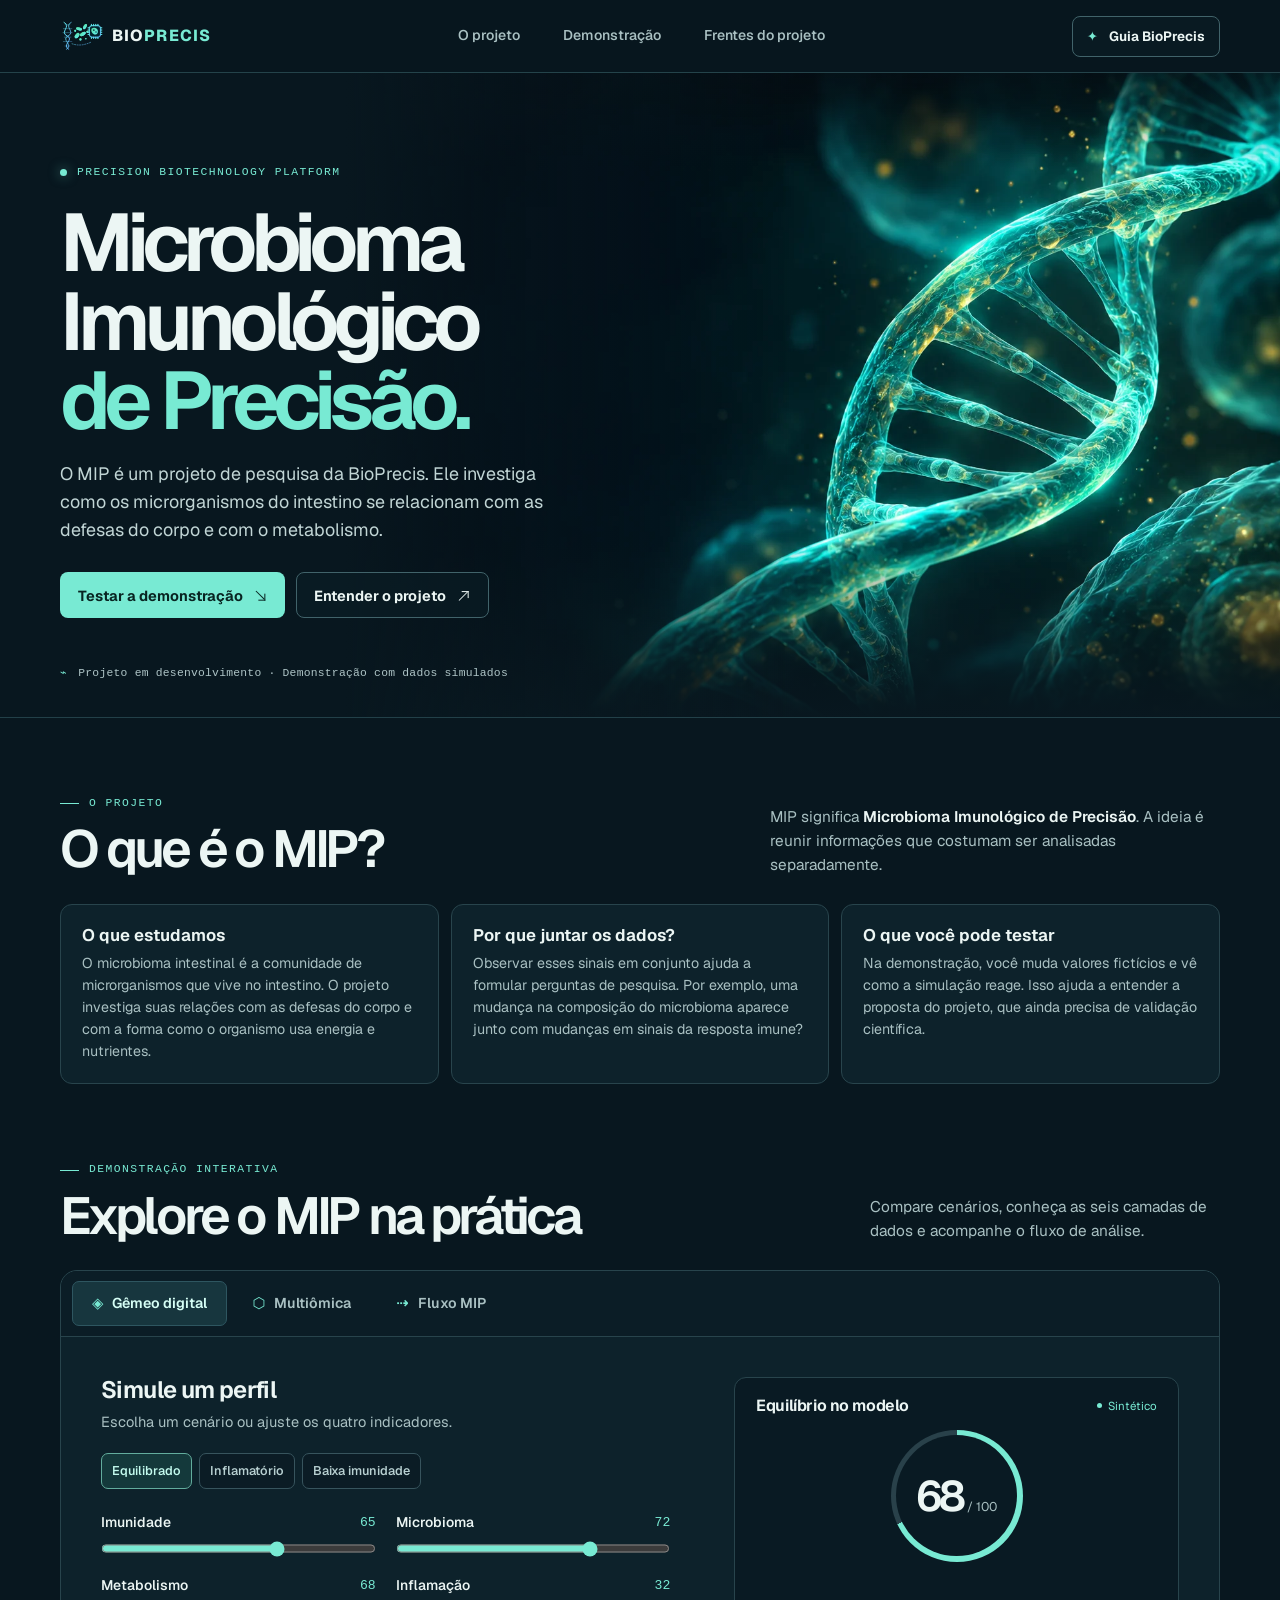
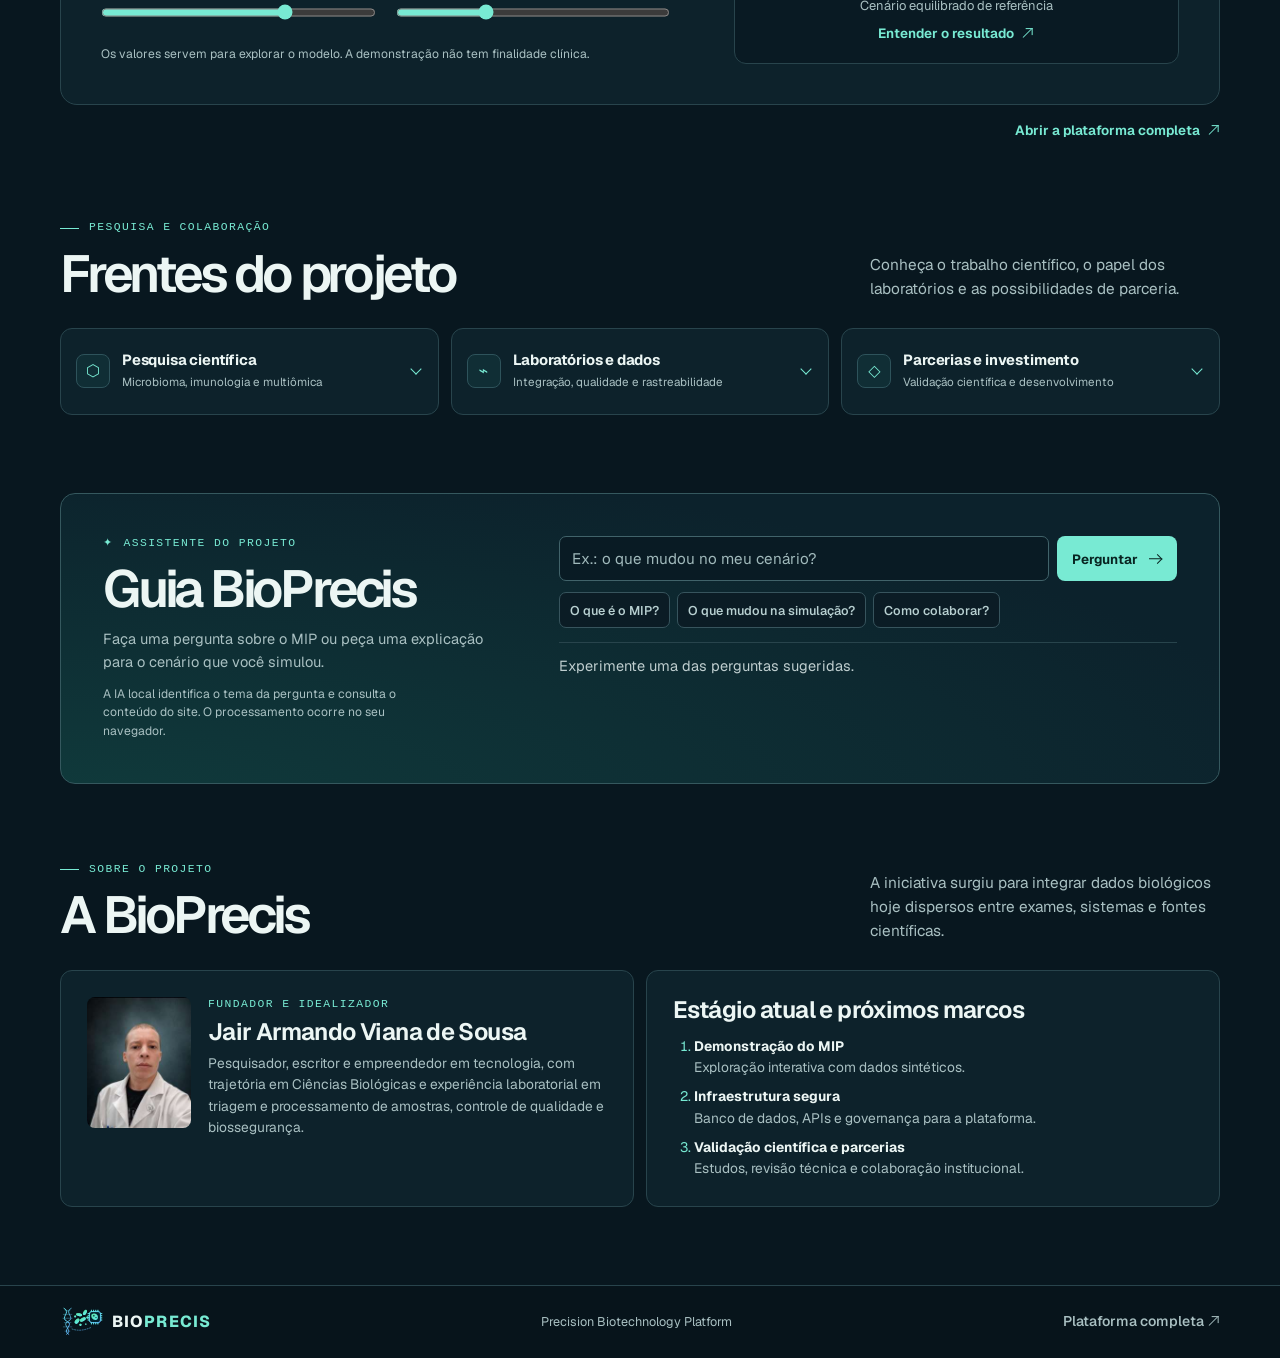
<file: index.html>
<!doctype html>
<html lang="pt-BR">
<head>
  <meta charset="utf-8">
  <meta name="viewport" content="width=device-width, initial-scale=1">
  <meta name="description" content="Conheça o MIP, projeto da BioPrecis sobre a relação entre os microrganismos do intestino, as defesas do corpo e o metabolismo. Explore a demonstração interativa.">
  <meta name="robots" content="index,follow,max-image-preview:large">
  <link rel="canonical" href="https://bioprecis-site.github.io/bioprecis-site/">
  <link rel="manifest" href="manifest.webmanifest">
  <meta property="og:type" content="website">
  <meta property="og:locale" content="pt_BR">
  <meta property="og:site_name" content="BioPrecis">
  <meta property="og:title" content="BioPrecis | Microbioma Imunológico de Precisão">
  <meta property="og:description" content="O que o intestino tem a ver com as defesas do corpo? Conheça o projeto MIP e teste a demonstração.">
  <meta property="og:url" content="https://bioprecis-site.github.io/bioprecis-site/">
  <meta property="og:image" content="https://bioprecis-site.github.io/bioprecis-site/social-card.svg">
  <meta name="twitter:card" content="summary_large_image">
  <meta name="color-scheme" content="dark">
  <meta name="theme-color" content="#08171f">
  <title>BioPrecis | Microbioma Imunológico de Precisão</title>
  <link rel="icon" href="assets/bioprecis-mark.svg" type="image/svg+xml">
  <link rel="preload" href="assets/geist.woff2" as="font" type="font/woff2" crossorigin>
  <link rel="stylesheet" href="styles.css">
  <script type="module" src="app.js"></script>
</head>
<body>
  <a class="skip" href="#conteudo">Ir para o conteúdo</a>
  <header class="site-header">
    <div class="wrap nav">
      <a class="wordmark" href="#inicio" aria-label="BioPrecis, início">
        <img src="assets/bioprecis-mark.svg" width="43" height="30" alt="">
        <span>BIO<b>PRECIS</b></span>
      </a>
      <nav aria-label="Navegação principal">
        <a href="#projeto">O projeto</a>
        <a href="#explorar">Demonstração</a>
        <a href="#frentes">Frentes do projeto</a>
      </nav>
      <a class="button outline small nav-cta" href="#guia"><span class="sparkle" aria-hidden="true">✦</span> Guia BioPrecis</a>
    </div>
  </header>

  <main id="conteudo">
    <section class="hero" id="inicio" aria-labelledby="hero-title">
      <div class="hero-image"></div>
      <div class="wrap hero-content">
        <p class="eyebrow"><span class="signal"></span> Precision Biotechnology Platform</p>
        <h1 id="hero-title">Microbioma <br class="desktop-break">Imunológico <br class="desktop-break"><em>de Precisão.</em></h1>
        <p class="hero-description">O MIP é um projeto de pesquisa da BioPrecis. Ele investiga como os microrganismos do intestino se relacionam com as defesas do corpo e com o metabolismo.</p>
        <div class="actions">
          <a class="button primary" href="#explorar">Testar a demonstração <span class="arrow arrow-down" aria-hidden="true"></span></a>
          <a class="button outline" href="#projeto">Entender o projeto <span class="arrow arrow-up" aria-hidden="true"></span></a>
        </div>
        <div class="hero-note"><span aria-hidden="true">⌁</span> Projeto em desenvolvimento · Demonstração com dados simulados</div>
      </div>
    </section>

    <section class="section wrap" id="projeto" aria-labelledby="project-title">
      <div class="section-head project-head">
        <div>
          <p class="eyebrow"><span class="dash"></span> O projeto</p>
          <h2 id="project-title">O que é o MIP?</h2>
        </div>
        <p>MIP significa <strong>Microbioma Imunológico de Precisão</strong>. A ideia é reunir informações que costumam ser analisadas separadamente.</p>
      </div>
      <div class="project-grid">
        <article>
          <h3>O que estudamos</h3>
          <p>O microbioma intestinal é a comunidade de microrganismos que vive no intestino. O projeto investiga suas relações com as defesas do corpo e com a forma como o organismo usa energia e nutrientes.</p>
        </article>
        <article>
          <h3>Por que juntar os dados?</h3>
          <p>Observar esses sinais em conjunto ajuda a formular perguntas de pesquisa. Por exemplo, uma mudança na composição do microbioma aparece junto com mudanças em sinais da resposta imune?</p>
        </article>
        <article>
          <h3>O que você pode testar</h3>
          <p>Na demonstração, você muda valores fictícios e vê como a simulação reage. Isso ajuda a entender a proposta do projeto, que ainda precisa de validação científica.</p>
        </article>
      </div>
    </section>

    <section class="section wrap" id="explorar" aria-labelledby="explore-title">
      <div class="section-head">
        <div>
          <p class="eyebrow"><span class="dash"></span> Demonstração interativa</p>
          <h2 id="explore-title">Explore o MIP na prática</h2>
        </div>
        <p>Compare cenários, conheça as seis camadas de dados e acompanhe o fluxo de análise.</p>
      </div>
      <div class="explorer">
        <div class="tabs" role="tablist" aria-label="Módulos do MIP">
          <button type="button" role="tab" id="tab-gemeo" aria-controls="painel-gemeo" aria-selected="true"><span aria-hidden="true">◈</span> Gêmeo digital</button>
          <button type="button" role="tab" id="tab-multiomica" aria-controls="painel-multiomica" aria-selected="false" tabindex="-1"><span aria-hidden="true">⬡</span> Multiômica</button>
          <button type="button" role="tab" id="tab-fluxo" aria-controls="painel-fluxo" aria-selected="false" tabindex="-1"><span aria-hidden="true">⇢</span> Fluxo MIP</button>
        </div>

        <div class="module twin" role="tabpanel" id="painel-gemeo" aria-labelledby="tab-gemeo" tabindex="0">
          <div class="controls">
            <h3>Simule um perfil</h3>
            <p>Escolha um cenário ou ajuste os quatro indicadores.</p>
            <div class="chips" aria-label="Cenários de simulação">
              <button type="button" data-scenario="equilibrado" aria-pressed="true">Equilibrado</button>
              <button type="button" data-scenario="inflamatorio" aria-pressed="false">Inflamatório</button>
              <button type="button" data-scenario="imunidade" aria-pressed="false">Baixa imunidade</button>
            </div>
            <div class="sliders">
              <div class="slider"><label for="range-immune">Imunidade</label><output id="value-immune" for="range-immune">65</output><input id="range-immune" type="range" min="0" max="100" value="65"></div>
              <div class="slider"><label for="range-micro">Microbioma</label><output id="value-micro" for="range-micro">72</output><input id="range-micro" type="range" min="0" max="100" value="72"></div>
              <div class="slider"><label for="range-metab">Metabolismo</label><output id="value-metab" for="range-metab">68</output><input id="range-metab" type="range" min="0" max="100" value="68"></div>
              <div class="slider"><label for="range-inflam">Inflamação</label><output id="value-inflam" for="range-inflam">32</output><input id="range-inflam" type="range" min="0" max="100" value="32"></div>
            </div>
            <p class="fine-print">Os valores servem para explorar o modelo. A demonstração não tem finalidade clínica.</p>
          </div>
          <div class="readout">
            <div class="readout-head"><h3>Equilíbrio no modelo</h3><span class="model-label"><span class="signal"></span> Sintético</span></div>
            <div class="dial" id="dial" aria-hidden="true"><div><strong id="score">68</strong><span> / 100</span></div></div>
            <p id="score-summary" class="sr-only" role="status"></p>
            <div class="readout-bottom">
              <p id="comparison">Cenário equilibrado de referência</p>
              <button type="button" class="text-link" id="explain-scenario">Entender o resultado <span class="arrow arrow-up" aria-hidden="true"></span></button>
            </div>
          </div>
        </div>

        <div class="module omics" role="tabpanel" id="painel-multiomica" aria-labelledby="tab-multiomica" tabindex="0" hidden>
          <div>
            <h3>Seis camadas, um perfil</h3>
            <p>Selecione uma camada para ver o que ela acrescenta à pesquisa.</p>
            <div class="layer-buttons" aria-label="Camadas biológicas" id="layer-options"></div>
          </div>
          <div class="detail" id="layer-detail" role="status"></div>
        </div>

        <div class="module flow" role="tabpanel" id="painel-fluxo" aria-labelledby="tab-fluxo" tabindex="0" hidden>
          <div>
            <h3>Do registro à hipótese</h3>
            <p>Acompanhe uma amostra fictícia pelas cinco etapas, da coleta à interpretação.</p>
          </div>
          <ol class="flow-steps" id="flow-steps" aria-label="Etapas do fluxo MIP"></ol>
          <div class="detail flow-detail" id="flow-detail" role="status"></div>
          <div class="actions">
            <button type="button" class="button primary small" id="next-step">Próxima etapa <span class="arrow arrow-right" aria-hidden="true"></span></button>
            <button type="button" class="button outline small" id="reset-step">Reiniciar fluxo</button>
          </div>
        </div>
      </div>
      <p class="platform-link"><a class="text-link" href="plataforma.html">Abrir a plataforma completa <span class="arrow arrow-up" aria-hidden="true"></span></a></p>
      <noscript><p>Ative o JavaScript no navegador para usar os três módulos de demonstração.</p></noscript>
    </section>

    <section class="section wrap" id="frentes" aria-labelledby="fronts-title">
      <div class="section-head">
        <div>
          <p class="eyebrow"><span class="dash"></span> Pesquisa e colaboração</p>
          <h2 id="fronts-title">Frentes do projeto</h2>
        </div>
        <p>Conheça o trabalho científico, o papel dos laboratórios e as possibilidades de parceria.</p>
      </div>
      <div class="fronts">
        <details id="pesquisa">
          <summary><span class="front-icon" aria-hidden="true">⬡</span><span><strong>Pesquisa científica</strong><small>Microbioma, imunologia e multiômica</small></span><span class="expander" aria-hidden="true"></span></summary>
          <div class="front-detail">
            <p>O MIP propõe investigar relações entre microbioma intestinal, resposta imune e metabolismo. A integração de camadas biológicas organiza hipóteses para estudos futuros.</p>
            <a class="text-link module-link" href="#multiomica">Explorar as camadas <span class="arrow arrow-up" aria-hidden="true"></span></a>
          </div>
        </details>
        <details id="laboratorios">
          <summary><span class="front-icon" aria-hidden="true">⌁</span><span><strong>Laboratórios e dados</strong><small>Integração, qualidade e rastreabilidade</small></span><span class="expander" aria-hidden="true"></span></summary>
          <div class="front-detail">
            <p>A proposta prevê integrar registros, dados de equipamentos e fontes científicas com rastreabilidade. O fluxo desta versão usa uma amostra fictícia para demonstrar como a informação seria organizada.</p>
            <a class="text-link module-link" href="#fluxo">Acompanhar o fluxo <span class="arrow arrow-up" aria-hidden="true"></span></a>
          </div>
        </details>
        <details id="parcerias">
          <summary><span class="front-icon" aria-hidden="true">◇</span><span><strong>Parcerias e investimento</strong><small>Validação científica e desenvolvimento</small></span><span class="expander" aria-hidden="true"></span></summary>
          <div class="front-detail">
            <p>A BioPrecis busca colaboração com universidades, laboratórios e empresas de biotecnologia para validar a proposta. A captação pode apoiar infraestrutura segura, estudos de validação e integração entre sistemas.</p>
            <a class="text-link" href="#marcos">Ver os próximos marcos <span class="arrow arrow-up" aria-hidden="true"></span></a>
          </div>
        </details>
      </div>
    </section>

    <section class="section wrap" id="guia" aria-labelledby="guide-title">
      <div class="guide">
        <div class="guide-intro">
          <p class="eyebrow"><span class="sparkle" aria-hidden="true">✦</span> Assistente do projeto</p>
          <h2 id="guide-title">Guia BioPrecis</h2>
          <p>Faça uma pergunta sobre o MIP ou peça uma explicação para o cenário que você simulou.</p>
          <p class="fine-print">A IA local identifica o tema da pergunta e consulta o conteúdo do site. O processamento ocorre no seu navegador.</p>
        </div>
        <div class="guide-interface">
          <form id="guide-form">
            <label class="sr-only" for="question">Sua pergunta sobre a BioPrecis</label>
            <input type="search" id="question" maxlength="180" required placeholder="Ex.: o que mudou no meu cenário?">
            <button type="submit" class="button primary small">Perguntar <span class="arrow arrow-right" aria-hidden="true"></span></button>
          </form>
          <div class="chips guide-chips" aria-label="Perguntas sugeridas">
            <button type="button" data-question="O que é o MIP?">O que é o MIP?</button>
            <button type="button" data-question="O que mudou na simulação?">O que mudou na simulação?</button>
            <button type="button" data-question="Como colaborar?">Como colaborar?</button>
          </div>
          <div class="guide-result" id="guide-result" role="status">
            <p>Experimente uma das perguntas sugeridas.</p>
          </div>
        </div>
      </div>
    </section>

    <section class="section wrap about" id="sobre" aria-labelledby="about-title">
      <div class="section-head">
        <div>
          <p class="eyebrow"><span class="dash"></span> Sobre o projeto</p>
          <h2 id="about-title">A BioPrecis</h2>
        </div>
        <p>A iniciativa surgiu para integrar dados biológicos hoje dispersos entre exames, sistemas e fontes científicas.</p>
      </div>
      <div class="about-grid">
        <article class="founder">
          <img src="assets/jair-sousa.jpg" alt="Jair Armando Viana de Sousa" width="104" height="120" loading="lazy">
          <div>
            <p class="eyebrow">Fundador e idealizador</p>
            <h3>Jair Armando Viana de Sousa</h3>
            <p>Pesquisador, escritor e empreendedor em tecnologia, com trajetória em Ciências Biológicas e experiência laboratorial em triagem e processamento de amostras, controle de qualidade e biossegurança.</p>
          </div>
        </article>
        <div class="roadmap" id="marcos">
          <h3>Estágio atual e próximos marcos</h3>
          <ol>
            <li><strong>Demonstração do MIP</strong><span>Exploração interativa com dados sintéticos.</span></li>
            <li><strong>Infraestrutura segura</strong><span>Banco de dados, APIs e governança para a plataforma.</span></li>
            <li><strong>Validação científica e parcerias</strong><span>Estudos, revisão técnica e colaboração institucional.</span></li>
          </ol>
        </div>
      </div>
    </section>
  </main>
  <footer>
    <div class="wrap foot">
      <a class="wordmark" href="#inicio" aria-label="BioPrecis, voltar ao início">
        <img src="assets/bioprecis-mark.svg" width="43" height="30" alt=""><span>BIO<b>PRECIS</b></span>
      </a>
      <span>Precision Biotechnology Platform</span>
      <a href="plataforma.html">Plataforma completa <span class="arrow arrow-up" aria-hidden="true"></span></a>
    </div>
  </footer>
</body>
</html>
</file>
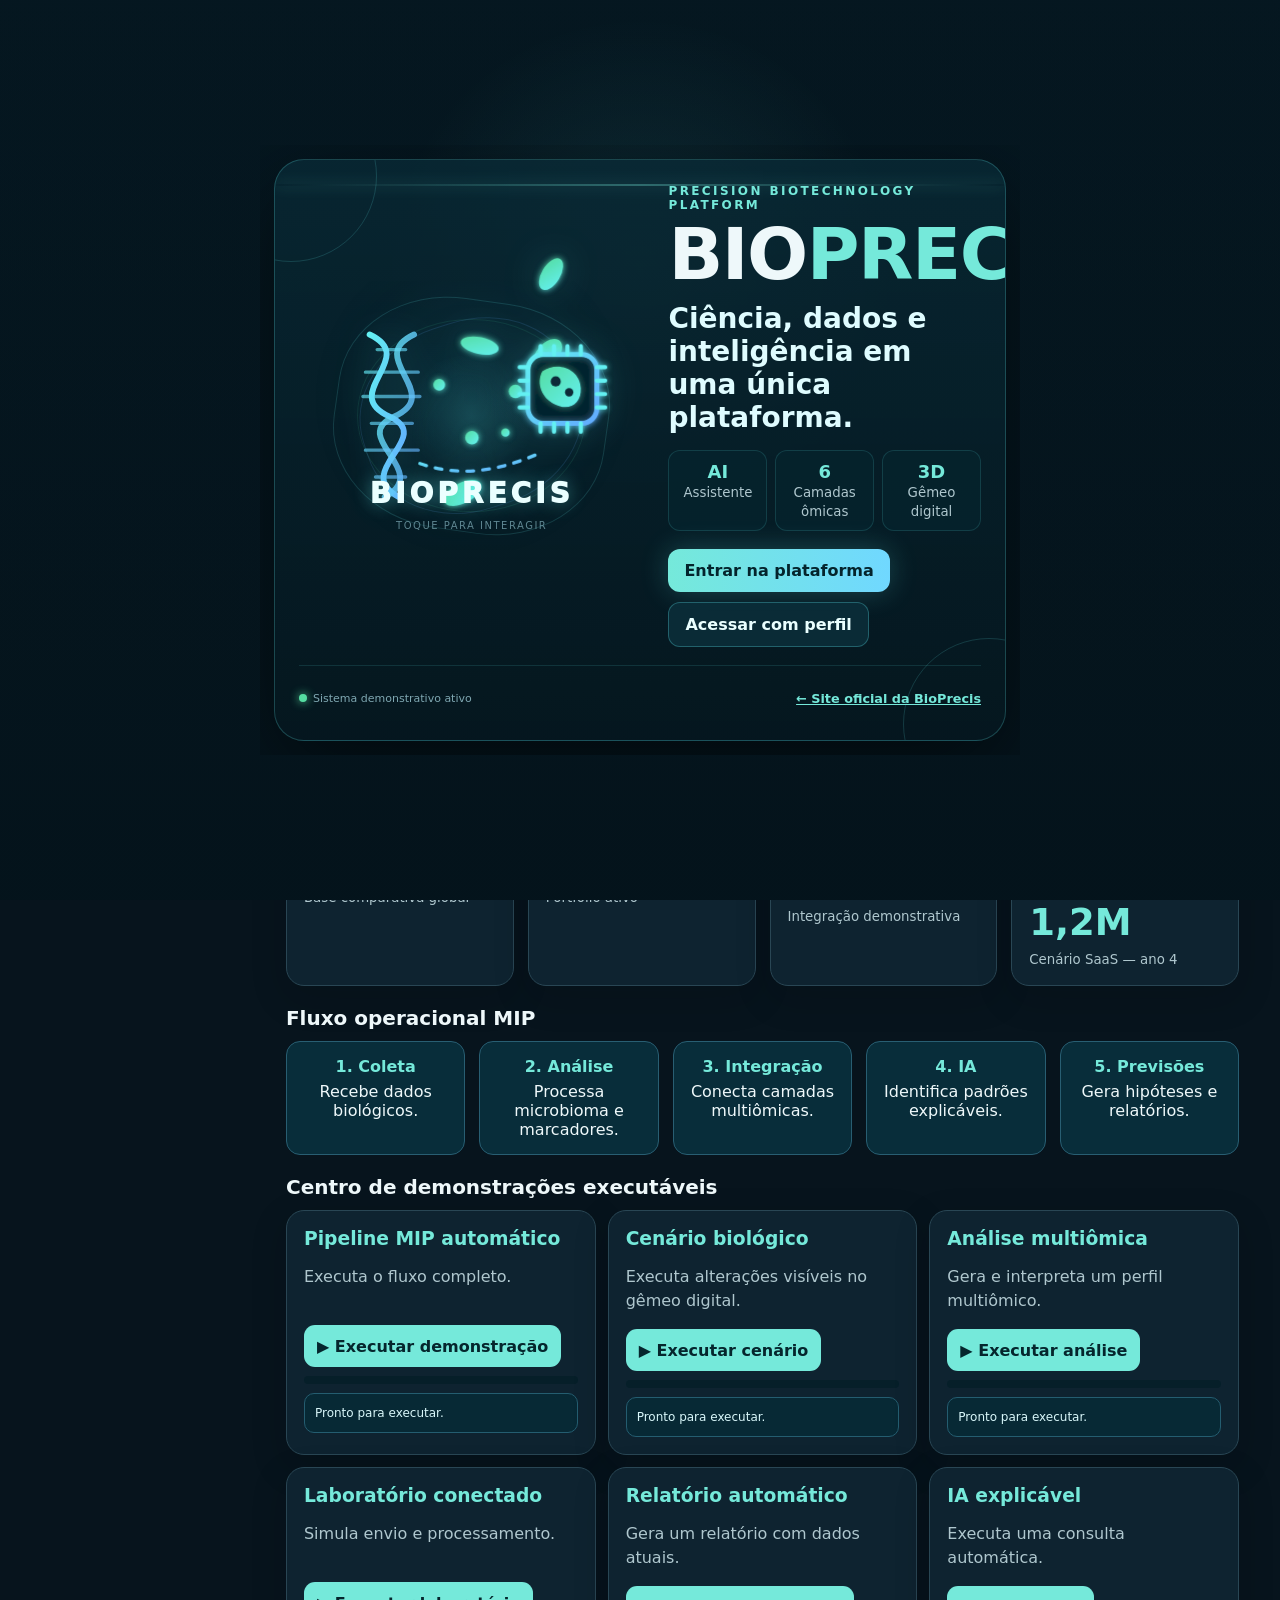
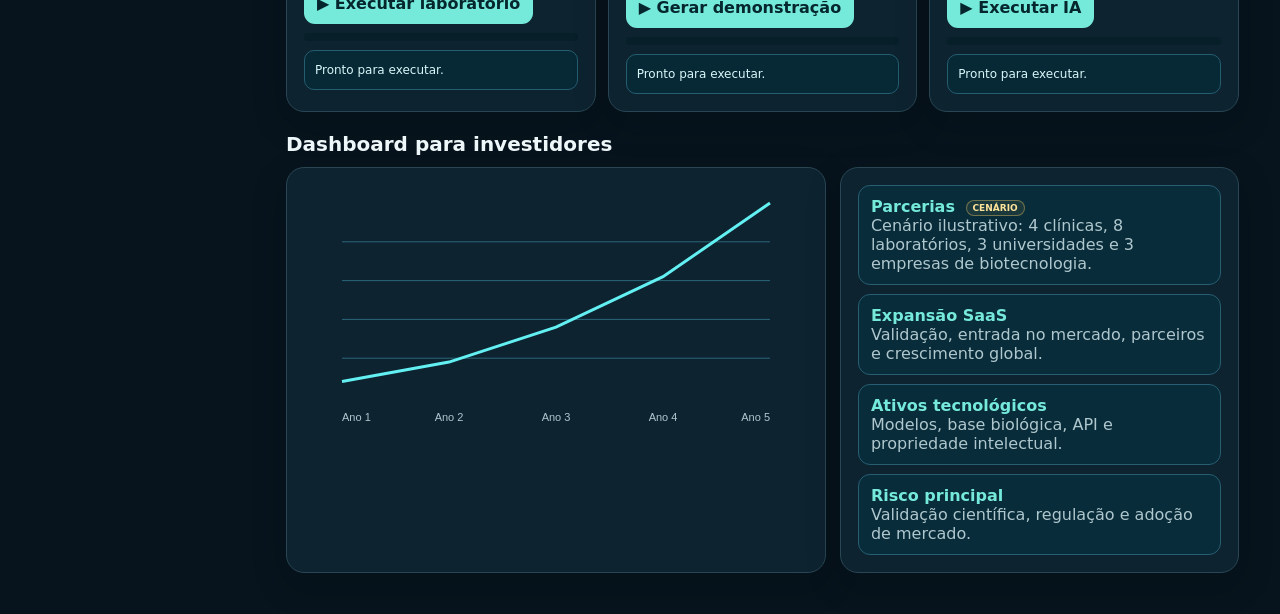
<file: plataforma.html>
<!doctype html>
<html lang="pt-BR">
<head>
<meta charset="utf-8">
<meta name="viewport" content="width=device-width,initial-scale=1,viewport-fit=cover">
<meta name="theme-color" content="#061923">
<title>Plataforma completa | BioPrecis</title>
<style>
:root{--bg:#04151e;--bg2:#082b39;--panel:#0a3444;--panel2:#10495c;--line:#28677a;--text:#effcff;--muted:#aac9d2;--cyan:#63f0f2;--blue:#62aaff;--green:#55dda2;--yellow:#ffd36a;--red:#ff7088;--shadow:0 18px 55px rgba(0,0,0,.32)}
:root.light{--bg:#eaf4f6;--bg2:#dbecef;--panel:#fff;--panel2:#edf8fa;--line:#bad6dd;--text:#14313b;--muted:#55727c;--shadow:0 14px 40px rgba(20,61,73,.13)}
*{box-sizing:border-box}html{scroll-behavior:smooth}body{margin:0;min-height:100vh;font-family:Inter,Arial,sans-serif;color:var(--text);background:radial-gradient(circle at 90% 5%,#15566b 0,var(--bg2) 31%,var(--bg) 74%);overflow-x:hidden}
:root.light body{background:radial-gradient(circle at 90% 5%,#d4f2f5 0,#edf7f8 38%,#e4eff1 100%)}
button,input,select,textarea{font:inherit}.btn{border:0;border-radius:11px;padding:10px 13px;font-weight:800;cursor:pointer}.primary{background:var(--cyan);color:#05262d}.secondary{background:#2d6375;color:#fff}.ghost{background:transparent;border:1px solid #397689;color:var(--text)}
.shell{display:grid;grid-template-columns:260px minmax(0,1fr);min-height:100vh}.side{position:sticky;top:0;height:100vh;background:rgba(3,18,25,.97);border-right:1px solid var(--line);padding:22px 15px;overflow:auto;z-index:20}
:root.light .side{background:rgba(249,253,254,.98)}.brand{font-size:25px;font-weight:950;letter-spacing:.8px}.brand span{color:var(--cyan)}.brand-sub{color:var(--muted);font-size:11px;margin:5px 0 18px}
.nav{display:grid;gap:4px}.nav button{border:0;background:transparent;color:var(--muted);text-align:left;padding:12px 13px;border-radius:12px;white-space:nowrap}.nav button:hover,.nav button.active{background:#123d4d;color:#fff}:root.light .nav button:hover,:root.light .nav button.active{background:#d9eef2;color:#14313b}.side-note{margin-top:18px;color:#789aa5;font-size:10px;line-height:1.5}
main{padding:20px;max-width:1500px;width:100%;margin:auto}.topbar{display:flex;justify-content:space-between;gap:12px;align-items:flex-start;margin-bottom:16px}.topbar h1{margin:0;font-size:clamp(23px,3vw,31px)}.topbar p{margin:5px 0 0;color:var(--muted)}.top-actions{display:flex;gap:7px;flex-wrap:wrap;justify-content:flex-end}.badge{display:inline-flex;align-items:center;gap:7px;padding:8px 11px;border-radius:999px;background:#0a3342;border:1px solid #34788b;color:var(--cyan);font-size:12px}:root.light .badge{background:#e7f7f8}
.page{display:none}.page.active{display:block}.grid{display:grid;gap:14px}.metrics{grid-template-columns:repeat(4,minmax(0,1fr))}.two{grid-template-columns:minmax(0,1.15fr) minmax(0,.85fr)}.three{grid-template-columns:repeat(3,minmax(0,1fr))}.four{grid-template-columns:repeat(4,minmax(0,1fr))}.flow{grid-template-columns:repeat(5,minmax(0,1fr))}
.card{background:linear-gradient(150deg,rgba(16,73,92,.97),rgba(7,39,52,.98));border:1px solid var(--line);border-radius:18px;padding:17px;box-shadow:var(--shadow);min-width:0}:root.light .card{background:linear-gradient(150deg,#fff,#edf8fa)}.explain{border-left:4px solid var(--cyan)}.explain h3{margin:0 0 7px;color:var(--cyan)}.explain p{margin:0;color:var(--muted);line-height:1.6}.metric small{color:var(--muted)}.metric b{display:block;font-size:clamp(28px,4vw,37px);color:var(--cyan);margin:5px 0}.section{display:flex;justify-content:space-between;align-items:center;gap:10px;margin:20px 0 11px}.section h2{margin:0;font-size:20px}
.step{padding:15px 10px;text-align:center;border-radius:14px;background:#082d3a;border:1px solid #285e72}.step b{display:block;color:var(--cyan);margin-bottom:6px}.list{display:grid;gap:9px}.item{padding:11px 12px;border-radius:12px;background:#082c39;border:1px solid #275e72}.item b{color:var(--cyan)}:root.light .item{background:#eef8fa}.muted{color:var(--muted)}.notice{padding:12px 14px;border-radius:12px;background:#30291a;border:1px solid #7d6b2e;color:#ffe7a0;font-size:12px;line-height:1.55}.chips{display:flex;gap:7px;flex-wrap:wrap}.chip{font-size:11px;padding:6px 8px;border-radius:999px;background:#0a3140;color:#dcf9fb}
.actions{display:flex;justify-content:flex-end;gap:8px;flex-wrap:wrap;margin-top:14px}.chart{display:block;width:100%;height:250px;max-width:100%}label{display:block;color:var(--muted);font-size:12px;margin-bottom:5px}input,select,textarea{width:100%;padding:10px 11px;border-radius:10px;border:1px solid #367487;background:#082c39;color:var(--text)}:root.light input,:root.light select,:root.light textarea{background:#fff}
.progress{height:9px;background:#061f29;border-radius:99px;overflow:hidden}.bar{height:100%;background:linear-gradient(90deg,var(--blue),var(--cyan))}
/* splash v2 - intro futurista com logo integrado */
.splash{position:fixed;inset:0;z-index:300;display:grid;place-items:center;padding:18px;background:
linear-gradient(rgba(4,20,28,.4),rgba(4,20,28,.4)),
radial-gradient(circle at 50% 30%,rgba(99,240,242,.16),transparent 28%),
linear-gradient(180deg,#061923 0%,#04131b 100%);transition:opacity .55s ease,visibility .55s ease;overflow:hidden}
.splash.closed{opacity:0;visibility:hidden;pointer-events:none}
.splash:before{content:"";position:absolute;inset:0;background:
linear-gradient(90deg,transparent 49.7%,rgba(99,240,242,.07) 50%,transparent 50.3%),
linear-gradient(transparent 49.7%,rgba(99,240,242,.05) 50%,transparent 50.3%);background-size:70px 70px;mask-image:linear-gradient(to bottom,rgba(0,0,0,.7),transparent 90%);pointer-events:none}
.splash-panel{position:relative;width:min(95vw,760px);max-height:96vh;overflow:auto;padding:14px}
.splash-frame{position:relative;border-radius:30px;border:1px solid rgba(99,240,242,.22);background:linear-gradient(180deg,rgba(9,42,54,.78),rgba(5,23,31,.96));box-shadow:0 30px 90px rgba(0,0,0,.5);padding:24px;overflow:hidden}
.splash-frame:before,.splash-frame:after{content:"";position:absolute;width:170px;height:170px;border:1px solid rgba(99,240,242,.16);border-radius:50%;pointer-events:none}
.splash-frame:before{left:-70px;top:-70px}.splash-frame:after{right:-70px;bottom:-70px}
.scanline{position:absolute;left:0;right:0;height:2px;background:linear-gradient(90deg,transparent,var(--cyan),transparent);box-shadow:0 0 14px var(--cyan);animation:scan 4.5s linear infinite;opacity:.35}
@keyframes scan{0%{top:5%}100%{top:95%}}
.intro-grid{display:grid;grid-template-columns:minmax(0,1.05fr) minmax(260px,.95fr);gap:24px;align-items:center}
.intro-visual{position:relative;min-height:360px;display:grid;place-items:center}
.intro-logo-card{position:relative;width:min(100%,480px);transform-style:preserve-3d;animation:logoHover 4s ease-in-out infinite}
.intro-logo-card img{display:block;width:100%;border-radius:26px;border:1px solid rgba(255,255,255,.12);box-shadow:0 25px 70px rgba(0,0,0,.45),0 0 60px rgba(99,240,242,.12)}
.logo-halo{position:absolute;inset:-18px;border-radius:34px;border:1px solid rgba(99,240,242,.18);animation:halo 3s ease-in-out infinite}
.logo-halo:before,.logo-halo:after{content:"";position:absolute;inset:12%;border-radius:50%;border:1px solid rgba(98,170,255,.2);transform:rotate(28deg)}
.logo-halo:after{transform:rotate(-28deg)}
@keyframes logoHover{50%{transform:translateY(-8px) rotateY(2deg)}}
@keyframes halo{50%{transform:scale(1.025);opacity:.7}}
.intro-copy{text-align:left;position:relative;z-index:2}
.eyebrow{font-size:12px;letter-spacing:2.4px;text-transform:uppercase;color:var(--cyan);font-weight:800;margin-bottom:8px}
.intro-copy h1{font-size:clamp(40px,8vw,72px);line-height:.95;margin:0 0 14px;letter-spacing:-1.5px}
.intro-copy h1 span{color:var(--cyan)}
.intro-copy h2{font-size:clamp(20px,3vw,28px);font-weight:600;margin:0 0 12px;color:#dffcff}
.intro-copy p{color:var(--muted);line-height:1.75;margin:0}
.intro-stat-row{display:grid;grid-template-columns:repeat(3,1fr);gap:8px;margin-top:16px}
.intro-stat{padding:10px;border-radius:12px;border:1px solid rgba(99,240,242,.14);background:rgba(6,36,47,.72);text-align:center}
.intro-stat b{display:block;color:var(--cyan);font-size:18px}.intro-stat small{color:var(--muted)}
.intro-actions{display:flex;gap:10px;flex-wrap:wrap;margin-top:18px}
.btn-intro-primary{background:linear-gradient(90deg,var(--cyan),#70d8ff);color:#04242c;border:0;border-radius:12px;padding:12px 16px;font-weight:900;cursor:pointer;box-shadow:0 0 28px rgba(99,240,242,.22)}
.btn-intro-secondary{background:rgba(12,48,61,.8);color:#eaffff;border:1px solid rgba(99,240,242,.28);border-radius:12px;padding:12px 16px;font-weight:800;cursor:pointer}
.intro-foot{display:flex;justify-content:space-between;gap:10px;align-items:center;flex-wrap:wrap;margin-top:18px;padding-top:14px;border-top:1px solid rgba(99,240,242,.12);font-size:11px;color:#7fa7b1}
.pulse-dot{display:inline-block;width:8px;height:8px;border-radius:50%;background:var(--green);box-shadow:0 0 10px var(--green);margin-right:6px;animation:pulseDot 1.7s infinite}
@keyframes pulseDot{50%{opacity:.45;transform:scale(.75)}}
@media(max-width:760px){.intro-grid{grid-template-columns:1fr}.intro-copy{text-align:center}.intro-actions{justify-content:center}.intro-visual{min-height:280px}.intro-stat-row{grid-template-columns:1fr 1fr 1fr}.splash-frame{padding:18px}}
/* login */.login-modal{position:fixed;inset:0;z-index:280;display:none;place-items:center;padding:18px;background:rgba(2,14,20,.88);backdrop-filter:blur(8px)}.login-modal.open{display:grid}.login-box{width:min(95vw,760px);display:grid;grid-template-columns:.9fr 1.1fr;overflow:hidden;padding:0}.login-side{padding:28px;background:linear-gradient(145deg,#0c4051,#082833)}.role-cards{display:grid;gap:9px;margin-top:16px}.role-card{border:1px solid #347386;background:#092d3a;color:#dff9fb;padding:11px 12px;border-radius:12px;text-align:left;cursor:pointer}.role-card.active{border-color:var(--cyan);box-shadow:0 0 0 2px rgba(99,240,242,.15)}.login-form{padding:28px}.login-status{min-height:22px;color:var(--yellow);font-size:12px;margin-top:9px}
/* digital twin */
.twin-grid{display:grid;grid-template-columns:minmax(0,1.1fr) minmax(330px,.9fr);gap:14px;margin-top:14px}.twin-stage{min-height:560px;position:relative;overflow:hidden}.human{position:relative;width:280px;height:440px;margin:42px auto 10px;transition:filter .35s,transform .35s}.head{position:absolute;width:78px;height:78px;left:101px;top:0;border:3px solid var(--cyan);border-radius:50%;box-shadow:0 0 25px rgba(99,240,242,.5)}.torso{position:absolute;left:68px;top:84px;width:144px;height:194px;border:3px solid var(--cyan);border-radius:48% 48% 33% 33%;box-shadow:inset 0 0 28px rgba(99,240,242,.13),0 0 24px rgba(99,240,242,.2)}.arm{position:absolute;top:108px;width:40px;height:180px;border:3px solid var(--cyan);border-radius:28px}.arm.l{left:28px;transform:rotate(10deg)}.arm.r{right:28px;transform:rotate(-10deg)}.leg{position:absolute;top:270px;width:52px;height:156px;border:3px solid var(--cyan);border-radius:28px}.leg.l{left:72px}.leg.r{right:72px}.pulse{position:absolute;inset:68px 32px 0;border:1px solid rgba(99,240,242,.25);border-radius:50%;animation:pulse 4s ease-in-out infinite}@keyframes pulse{50%{transform:scale(1.08);opacity:.45}}.organ{position:absolute;transition:all .28s ease;border-radius:50%}.immune{width:46px;height:46px;left:117px;top:127px;background:var(--green)}.micro{width:62px;height:44px;left:109px;top:214px;background:var(--yellow);border-radius:44%}.metab{width:38px;height:38px;left:90px;top:174px;background:var(--blue)}.inflam{width:38px;height:38px;left:151px;top:174px;background:var(--red)}.kpis{display:grid;grid-template-columns:repeat(2,1fr);gap:9px;margin-top:12px}.kpi{padding:11px;border-radius:12px;background:#082c39;border:1px solid #275f72}.kpi b{display:block;color:var(--cyan);font-size:23px}.status{margin-top:12px;padding:12px;border-radius:12px;background:#092f3e;border:1px solid #347789;line-height:1.55}.controls{display:grid;gap:11px}.control{padding:12px;border-radius:13px;background:#082c39;border:1px solid #275f72}.control-head{display:flex;justify-content:space-between;gap:8px;margin-bottom:8px}.control-head b{color:var(--cyan)}.control input[type=range]{width:100%;accent-color:#63f0f2}.simlog{display:grid;gap:7px;max-height:190px;overflow:auto;margin-top:9px}.simlog .entry{padding:9px;border-radius:10px;background:#082c39;border:1px solid #275f72;font-size:12px}
/* demos */
.demo-grid{display:grid;grid-template-columns:repeat(3,minmax(0,1fr));gap:12px}.demo-card h3{margin:0 0 7px;color:var(--cyan)}.demo-card p{color:var(--muted);line-height:1.5;min-height:44px}.demo-progress{height:8px;background:#061f29;border-radius:99px;overflow:hidden;margin:9px 0}.demo-progress span{display:block;height:100%;width:0;background:linear-gradient(90deg,var(--blue),var(--cyan));transition:width .35s}.demo-output{margin-top:9px;padding:10px;border-radius:10px;background:#072935;border:1px solid #245d70;color:#d9f7fa;font-size:12px;line-height:1.5}.pipeline-node{display:grid;grid-template-columns:36px 1fr auto;gap:10px;align-items:center;padding:11px;border-radius:12px;background:#082c39;border:1px solid #275f72;margin-bottom:8px}.pipeline-node.running{border-color:var(--yellow)}.pipeline-node.done{border-color:var(--green)}.pipeline-node .num{width:32px;height:32px;border-radius:50%;display:grid;place-items:center;background:#0d4253;color:var(--cyan);font-weight:900}
/* AI */
.ai-shell{display:grid;grid-template-columns:minmax(0,1.2fr) minmax(300px,.8fr);gap:14px;margin-top:14px}.ai-chat-card{display:grid;grid-template-rows:auto minmax(390px,1fr) auto auto}.ai-head{display:flex;justify-content:space-between;gap:12px;align-items:center;padding-bottom:12px;border-bottom:1px solid var(--line)}.ai-avatar{width:44px;height:44px;border-radius:14px;display:grid;place-items:center;background:radial-gradient(circle,#63f0f2,#1b6e82);color:#05262d;font-size:22px;font-weight:950}.ai-head-left{display:flex;gap:10px;align-items:center}.ai-online{color:var(--green);font-size:11px}.ai-messages{display:grid;gap:10px;align-content:start;overflow:auto;max-height:510px;padding:13px 4px 6px 0}.ai-msg{max-width:88%;padding:11px 13px;border-radius:14px;line-height:1.52;font-size:13px}.ai-msg.bot{background:#0a3140;border:1px solid #286276}.ai-msg.user{background:#1d5d6e;margin-left:auto}.ai-msg .meta{font-size:10px;color:var(--muted);margin-top:5px}.ai-input-wrap{display:grid;grid-template-columns:1fr auto;gap:8px;margin-top:10px}.ai-input-wrap textarea{min-height:52px;max-height:120px}.ai-suggestions{display:flex;gap:7px;flex-wrap:wrap;margin-top:9px}.ai-side{display:grid;gap:12px}.ai-action{padding:11px;border-radius:12px;background:#082c39;border:1px solid #275f72}.ai-action b{color:var(--cyan)}.ai-command{padding:9px;border-radius:10px;background:#082c39;border:1px solid #275f72;font-size:12px;cursor:pointer;margin-bottom:7px}
/* founder */
.founder{display:grid;grid-template-columns:minmax(240px,330px) minmax(0,1fr);gap:23px;align-items:center}.founder img{width:100%;max-height:470px;object-fit:cover;object-position:center top;border-radius:22px;border:1px solid #3b7d91;box-shadow:0 22px 55px rgba(0,0,0,.45)}.founder h2{font-size:clamp(30px,4vw,49px);margin:0}.role{font-size:18px;font-weight:850;color:var(--cyan)}.bio{line-height:1.75;color:#d9eef2}.timeline{position:relative;padding-left:23px}.timeline:before{content:"";position:absolute;left:6px;top:5px;bottom:5px;width:2px;background:linear-gradient(var(--cyan),var(--blue))}.milestone{position:relative;margin-bottom:12px;padding:12px 14px;border-radius:12px;background:#082c39;border:1px solid #275f72}.milestone:before{content:"";position:absolute;left:-23px;top:17px;width:11px;height:11px;border-radius:50%;background:var(--cyan)}.footer{text-align:center;margin-top:24px;padding:22px;border-top:1px solid #285f72;color:var(--muted)}
.toast{position:fixed;right:18px;bottom:18px;z-index:500;max-width:360px;padding:12px 14px;border-radius:12px;background:#0d4051;border:1px solid #3d8195;color:#eafcff;opacity:0;transform:translateY(16px);pointer-events:none;transition:.25s}.toast.show{opacity:1;transform:translateY(0)}
dialog{border:1px solid #397789;border-radius:18px;background:#103b4b;color:var(--text);width:min(94vw,660px);padding:0}dialog::backdrop{background:rgba(0,0,0,.72)}.modal{padding:19px}
@media(max-width:1120px){.shell{grid-template-columns:1fr}.side{position:static;height:auto}.nav{display:flex;overflow:auto}.side-note{display:none}.metrics,.four{grid-template-columns:repeat(2,minmax(0,1fr))}.two,.three,.founder,.twin-grid,.ai-shell{grid-template-columns:1fr}.flow{grid-template-columns:repeat(2,minmax(0,1fr))}.founder img{max-width:380px;margin:auto}.demo-grid{grid-template-columns:1fr 1fr}}
@media(max-width:740px){.login-box{grid-template-columns:1fr;max-height:94vh;overflow:auto}.login-side,.login-form{padding:20px}}
@media(max-width:650px){main{padding:13px}.topbar{flex-direction:column}.top-actions{justify-content:flex-start;width:100%}.metrics,.four,.kpis,.demo-grid{grid-template-columns:1fr}.flow{grid-template-columns:1fr}.chart{height:230px}.ai-input-wrap{grid-template-columns:1fr}}

<style id="intro-no-logo-fix">
.intro-visual{
  min-height:360px;
  display:grid;
  place-items:center;
}
.intro-visual .atom{
  position:relative;
  filter:drop-shadow(0 0 24px rgba(99,240,242,.28));
}
.intro-visual .atom .ring{
  position:absolute;
  inset:22px;
  border:3px solid rgba(99,240,242,.9);
  border-radius:50%;
  animation:spin 5.5s linear infinite;
}
.intro-visual .atom .ring:nth-child(2){
  transform:rotate(60deg) scale(.82);
  border-color:rgba(98,170,255,.88);
  animation-direction:reverse;
}
.intro-visual .atom .ring:nth-child(3){
  transform:rotate(120deg) scale(.66);
  border-color:rgba(85,221,162,.86);
}
.intro-visual .atom .core{
  position:absolute;
  inset:82px;
  border-radius:50%;
  background:radial-gradient(circle,var(--cyan),#26748b);
  box-shadow:0 0 35px var(--cyan);
}
@media(max-width:760px){
  .intro-visual{min-height:250px}
  .intro-visual .atom{transform:scale(.82)}
}
</style>

<style id="bioprecis-mark-only">
.bioprecis-mark{position:relative;width:min(92%,390px);aspect-ratio:1.18/1;border:0;background:radial-gradient(circle at 50% 44%,rgba(18,91,109,.22),rgba(4,24,33,.04) 60%,transparent 72%);padding:8px;cursor:pointer;color:inherit;display:grid;place-items:center;isolation:isolate;outline:none;transform:translateZ(0)}
.bioprecis-mark::before{content:"";position:absolute;inset:7%;border:1px solid rgba(99,240,242,.15);border-radius:42%;transform:rotate(8deg);animation:markOrbitA 8s linear infinite;z-index:-1}.bioprecis-mark::after{content:"";position:absolute;inset:15%;border:1px solid rgba(98,170,255,.14);border-radius:46%;transform:rotate(-18deg);animation:markOrbitB 11s linear infinite;z-index:-1}
.mark-svg{width:100%;height:auto;overflow:visible;filter:drop-shadow(0 0 18px rgba(99,240,242,.18));transition:transform .45s ease,filter .45s ease}.dna-part{transform-origin:85px 125px;animation:dnaBreath 3.8s ease-in-out infinite}.microbe-part ellipse,.microbe-part circle{transform-box:fill-box;transform-origin:center;animation:microFloat 3.2s ease-in-out infinite}.microbe-part ellipse:nth-child(2),.microbe-part circle:nth-child(6){animation-delay:-1.1s}.microbe-part ellipse:nth-child(3),.microbe-part circle:nth-child(7){animation-delay:-2s}.chip-part{transform-origin:288px 93px;animation:chipPulse 3.6s ease-in-out infinite}.data-flow{animation:dataMove 2.8s linear infinite}
.mark-caption{position:absolute;bottom:15%;font-size:clamp(19px,4vw,28px);font-weight:950;letter-spacing:4px;color:#eaffff;text-shadow:0 0 18px rgba(99,240,242,.45)}.mark-touch{position:absolute;bottom:7%;font-size:10px;letter-spacing:1.5px;text-transform:uppercase;color:#6f9aa5;opacity:.85}.mark-halo{position:absolute;border-radius:50%;pointer-events:none;z-index:-1}.mark-halo-a{width:45%;height:45%;background:radial-gradient(circle,rgba(99,240,242,.15),transparent 68%);animation:haloBreathe 3s ease-in-out infinite}.mark-halo-b{width:72%;height:72%;border:1px solid rgba(85,221,162,.1);animation:markOrbitB 10s linear infinite}
.bioprecis-mark:hover .mark-svg,.bioprecis-mark:focus-visible .mark-svg,.bioprecis-mark.activated .mark-svg{transform:scale(1.045);filter:drop-shadow(0 0 28px rgba(99,240,242,.38)) drop-shadow(0 0 42px rgba(85,221,162,.16))}.bioprecis-mark.activated .chip-part{animation:chipActive .8s ease-in-out infinite alternate}.bioprecis-mark.activated .dna-part{animation:dnaActive 1.3s ease-in-out infinite alternate}.bioprecis-mark.activated .data-flow{stroke-dasharray:5 7;animation-duration:1.1s}.bioprecis-mark.activated .mark-touch{color:#55dda2;text-shadow:0 0 10px rgba(85,221,162,.5)}
@keyframes dnaBreath{50%{transform:scale(1.025)}}@keyframes microFloat{50%{transform:translateY(-5px) scale(1.05)}}@keyframes chipPulse{50%{opacity:.82;filter:brightness(1.15)}}@keyframes chipActive{to{transform:translate(247px,52px) scale(1.06) rotate(1.5deg)}}@keyframes dnaActive{to{transform:scale(1.055) rotate(-1deg)}}@keyframes dataMove{to{stroke-dashoffset:-38}}@keyframes haloBreathe{50%{transform:scale(1.13);opacity:.6}}@keyframes markOrbitA{to{transform:rotate(368deg)}}@keyframes markOrbitB{to{transform:rotate(-378deg)}}
@media(max-width:760px){.bioprecis-mark{width:min(92%,350px)}.mark-caption{bottom:13%}.mark-touch{bottom:5%}}
</style>


<meta name="description" content="BIOPRECIS é uma plataforma demonstrativa de biotecnologia de precisão que integra gêmeo digital, multiômica, inteligência artificial, laboratórios e pesquisa científica.">
<meta name="keywords" content="BIOPRECIS, biotecnologia de precisão, imunologia de precisão, multiômica, microbioma, inteligência artificial, gêmeo digital, pesquisa científica">
<meta name="robots" content="noindex,follow">
<link rel="canonical" href="https://bioprecis-site.github.io/bioprecis-site/">
<link rel="manifest" href="manifest.webmanifest">
<meta property="og:type" content="website"><meta property="og:locale" content="pt_BR"><meta property="og:site_name" content="BIOPRECIS">
<meta property="og:title" content="BIOPRECIS — Ciência, dados e inteligência em uma única plataforma">
<meta property="og:description" content="Conheça o MVP interativo da BIOPRECIS: gêmeo digital, multiômica, IA contextual, laboratórios, relatórios e pesquisa.">
<meta property="og:url" content="https://bioprecis-site.github.io/bioprecis-site/">
<meta property="og:image" content="https://bioprecis-site.github.io/bioprecis-site/social-card.svg">
<meta name="twitter:card" content="summary_large_image"><meta name="twitter:title" content="BIOPRECIS — Precision Biotechnology Platform"><meta name="twitter:description" content="MVP interativo de biotecnologia e ciência de dados."><meta name="twitter:image" content="https://bioprecis-site.github.io/bioprecis-site/social-card.svg">
<script type="application/ld+json">{"@context":"https://schema.org","@type":"SoftwareApplication","name":"BIOPRECIS","applicationCategory":"ScienceApplication","operatingSystem":"Web","url":"https://bioprecis-site.github.io/bioprecis-site/","description":"Plataforma demonstrativa de biotecnologia de precisão, multiômica, gêmeo digital e inteligência artificial.","creator":{"@type":"Person","name":"Jair Armando Viana de Sousa"}}</script>

<style id="bioprecis-11-css">
:focus-visible{outline:3px solid var(--cyan);outline-offset:3px}.skip-link{position:fixed;left:10px;top:-60px;z-index:999;background:var(--cyan);color:#04242c;padding:10px 14px;border-radius:10px;font-weight:900}.skip-link:focus{top:10px}.scenario-tag{display:inline-flex;margin-left:5px;padding:2px 6px;border-radius:999px;border:1px solid rgba(255,211,106,.38);background:rgba(255,211,106,.08);color:#ffe29a;font-size:9px;font-weight:800;vertical-align:middle}.demo-banner{display:flex;gap:10px;align-items:flex-start;padding:12px 14px;margin-bottom:14px;border-radius:14px;background:rgba(255,211,106,.08);border:1px solid rgba(255,211,106,.28);color:#ffe8aa;font-size:12px;line-height:1.55}.demo-banner b{white-space:nowrap}.mobile-menu-btn{display:none;position:fixed;z-index:260;left:14px;bottom:16px;width:50px;height:50px;border-radius:16px;border:1px solid #397789;background:#0b3a4a;color:#fff;font-size:23px;box-shadow:0 14px 38px rgba(0,0,0,.36)}.module-note{margin-top:9px;padding:9px 10px;border-radius:10px;background:rgba(99,240,242,.055);border:1px solid rgba(99,240,242,.14);color:var(--muted);font-size:11px;line-height:1.5}.institutional-grid{display:grid;grid-template-columns:repeat(3,minmax(0,1fr));gap:12px}.institutional-grid .card h3{color:var(--cyan);margin-top:0}.roadmap{display:grid;gap:8px}.roadmap .item{position:relative;padding-left:17px}.roadmap .item:before{content:"";position:absolute;left:5px;top:16px;width:6px;height:6px;border-radius:50%;background:var(--cyan)}
@media(max-width:1120px){.mobile-menu-btn{display:block}.side{position:fixed!important;left:-292px;top:0;width:280px;height:100vh!important;transition:left .3s ease;box-shadow:18px 0 50px rgba(0,0,0,.4);z-index:250}.side.mobile-open{left:0}.shell{grid-template-columns:1fr!important}.nav{display:grid!important;overflow:visible!important}.institutional-grid{grid-template-columns:1fr}}
@media(prefers-reduced-motion:reduce){*,*:before,*:after{animation-duration:.001ms!important;animation-iteration-count:1!important;scroll-behavior:auto!important;transition-duration:.001ms!important}}
@media print{.side,.topbar,.mobile-menu-btn,.splash,.login-modal,.actions{display:none!important}.shell{display:block}.page{display:none!important}#reports.page{display:block!important}body{background:white!important;color:#111!important}.card{box-shadow:none!important;background:white!important;color:#111!important;border-color:#bbb!important}.muted{color:#444!important}}
</style>
<link rel="stylesheet" href="./workspace.css">
</head>
<body>
<a class="skip-link" href="#main-content">Pular para o conteúdo principal</a>
<button class="mobile-menu-btn" type="button" id="mobileMenu" aria-label="Abrir menu" aria-controls="workspaceNav" aria-expanded="false" onclick="toggleMobileMenu()">☰</button>
<div class="splash" id="splash">
 <div class="splash-panel">
  <div class="splash-frame">
   <div class="scanline"></div>
   <div class="intro-grid">
    <div class="intro-visual">
      <button class="bioprecis-mark" type="button" aria-label="Logo interativa da BIOPRECIS" onclick="this.classList.toggle('activated')">
        <span class="mark-halo mark-halo-a"></span>
        <span class="mark-halo mark-halo-b"></span>
        <svg class="mark-svg" viewBox="0 0 360 250" role="img" aria-label="DNA, microbioma e biotecnologia BIOPRECIS">
          <defs>
            <linearGradient id="bpCyan" x1="0" y1="0" x2="1" y2="1"><stop offset="0" stop-color="#63f0f2"/><stop offset="1" stop-color="#62aaff"/></linearGradient>
            <linearGradient id="bpGreen" x1="0" y1="0" x2="1" y2="1"><stop offset="0" stop-color="#55dda2"/><stop offset="1" stop-color="#63f0f2"/></linearGradient>
            <filter id="bpGlow" x="-40%" y="-40%" width="180%" height="180%"><feGaussianBlur stdDeviation="4" result="blur"/><feMerge><feMergeNode in="blur"/><feMergeNode in="SourceGraphic"/></feMerge></filter>
          </defs>
          <g class="dna-part" fill="none" stroke="url(#bpCyan)" stroke-width="7" stroke-linecap="round">
            <path d="M58 28 C118 56 20 98 82 126 C137 151 35 191 93 222"/><path d="M111 28 C51 56 149 98 87 126 C32 151 134 191 76 222" opacity=".82"/><path d="M67 46 L101 46 M53 73 L116 73 M50 102 L118 102 M60 134 L109 134 M53 166 L116 166 M65 198 L101 198" stroke-width="4" opacity=".65"/>
          </g>
          <g class="microbe-part" fill="url(#bpGreen)" filter="url(#bpGlow)">
            <ellipse cx="170" cy="75" rx="23" ry="10" transform="rotate(12 170 75)"/><ellipse cx="214" cy="58" rx="11" ry="21" transform="rotate(31 214 58)"/><ellipse cx="198" cy="111" rx="24" ry="12" transform="rotate(-28 198 111)"/><ellipse cx="155" cy="123" rx="13" ry="22" transform="rotate(40 155 123)"/><circle cx="232" cy="96" r="8"/><circle cx="141" cy="88" r="7"/><circle cx="180" cy="151" r="8"/><circle cx="220" cy="145" r="5"/>
          </g>
          <g class="chip-part" transform="translate(247 52)" filter="url(#bpGlow)">
            <rect x="0" y="0" width="82" height="82" rx="18" fill="rgba(6,35,46,.82)" stroke="url(#bpCyan)" stroke-width="6"/><path d="M17 20 C35 7 62 17 63 40 C64 60 48 68 31 59 C17 52 9 35 17 20Z" fill="url(#bpGreen)"/><circle cx="33" cy="32" r="6" fill="#082b39"/><circle cx="49" cy="45" r="5" fill="#082b39"/><path d="M15 -10 V0 M31 -10 V0 M47 -10 V0 M63 -10 V0 M15 82 V92 M31 82 V92 M47 82 V92 M63 82 V92 M-10 15 H0 M-10 31 H0 M-10 47 H0 M-10 63 H0 M82 15 H92 M82 31 H92 M82 47 H92 M82 63 H92" stroke="#63f0f2" stroke-width="5" stroke-linecap="round"/>
          </g>
          <path class="data-flow" d="M118 182 C165 198 209 192 260 170" fill="none" stroke="url(#bpCyan)" stroke-width="4" stroke-linecap="round" stroke-dasharray="8 11"/>
        </svg>
        <span class="mark-caption">BIOPRECIS</span>
        <span class="mark-touch">toque para interagir</span>
      </button>
    </div>
    <div class="intro-copy">
      <div class="eyebrow">Precision Biotechnology Platform</div>
      <h1>BIO<span>PRECIS</span></h1>
      <h2>Ciência, dados e inteligência em uma única plataforma.</h2>
      <p></p>
      <div class="intro-stat-row">
        <div class="intro-stat"><b>AI</b><small>Assistente</small></div>
        <div class="intro-stat"><b>6</b><small>Camadas ômicas</small></div>
        <div class="intro-stat"><b>3D</b><small>Gêmeo digital</small></div>
      </div>
      <div class="intro-actions">
        <button class="btn-intro-primary" onclick="enterApp()">Entrar na plataforma</button>
        <button class="btn-intro-secondary" onclick="openLogin()">Acessar com perfil</button>
      </div>
    </div>
   </div>
   <div class="intro-foot">
     <span><span class="pulse-dot"></span>Sistema demonstrativo ativo</span>
     <a class="official-home-link" href="./">← Site oficial da BioPrecis</a>
   </div>
  </div>
 </div>
</div>
<div class="login-modal" id="loginModal">
 <div class="card login-box">
  <div class="login-side"><h2>Escolha seu perfil</h2><p class="muted">Cada perfil abre uma área diferente da plataforma.</p><div class="role-cards">
   <button class="role-card active" data-role="Pesquisador" onclick="chooseRole(this)">🔬 Pesquisador</button>
   <button class="role-card" data-role="Laboratório" onclick="chooseRole(this)">🧪 Laboratório</button>
   <button class="role-card" data-role="Investidor" onclick="chooseRole(this)">📈 Investidor</button>
   <button class="role-card" data-role="Administrador" onclick="chooseRole(this)">🛡️ Administrador</button>
  </div></div>
  <div class="login-form"><div class="brand">BIO<span>PRECIS</span></div><div class="module-note"><b>Login demonstrativo.</b> Não use e-mail, senha ou dados reais. Nesta versão estática, autenticação e 2FA não são mecanismos de segurança de produção.</div><div style="height:15px"></div><label>E-mail</label><input id="loginEmail" value="pesquisador@bioprecis.local"><div style="height:9px"></div><label>Senha</label><input id="loginPass" type="password" placeholder="Senha demonstrativa (não validada)" value=""><div style="height:9px"></div><label>Código 2FA</label><input id="loginCode" inputmode="numeric" maxlength="6" value="260826"><div class="login-status" id="loginStatus">Perfil selecionado: Pesquisador</div><div class="actions"><button class="btn ghost" onclick="closeLogin()">Cancelar</button><button class="btn primary" onclick="completeLogin()">Entrar</button></div></div>
 </div>
</div>
<div class="shell" id="workspaceShell">
<div id="navBackdrop" hidden></div>
<aside class="side" id="workspaceNav"><div class="brand">BIO<span>PRECIS</span></div><div class="brand-sub">Precision Biotechnology Platform</div><nav class="nav" aria-label="Módulos BioPrecis">
<span class="nav-label">Visão geral</span><button class="active" aria-current="page" data-page="dashboard">▦ Visão executiva</button><span class="nav-label">Pesquisa e simulação</span><button data-page="twin">◉ Gêmeo digital</button><button data-page="multiomics">⬡ Multiômica</button><button data-page="compare">≋ Comparação global</button><span class="nav-label">Operações e dados</span><button data-page="labs">⚗ Laboratórios & API</button><button data-page="reports">▤ Relatórios & exportação</button><button data-page="projects">✓ Projetos científicos</button><button data-page="databases">⌘ Bancos biológicos</button><button data-page="assistant">✦ IA conversacional</button><span class="nav-label">Institucional</span><button data-page="security">⌁ Segurança</button><button data-page="about">◎ Sobre a BIOPRECIS</button><button data-page="founder">♙ Fundador</button>
</nav><a class="official-home-link" href="./">← Site oficial da BioPrecis</a><div class="side-note">Dados sintéticos. O MVP não realiza diagnóstico, prescrição ou decisão clínica.</div></aside>
<main id="main-content" tabindex="-1">
<header class="topbar"><div><span class="workspace-kicker">BIOPRECIS / ESPAÇO MIP</span><h1 id="pageTitle" tabindex="-1">Visão executiva</h1><p id="pageSubtitle">Indicadores científicos, operacionais e financeiros.</p></div><div class="top-actions"><span class="badge" id="profileBadge">● Plataforma ativa</span><button class="btn ghost" onclick="openHelp()">Para que serve?</button><button class="btn ghost" onclick="toggleTheme()">☾ Tema</button><button class="btn secondary" onclick="openLogin()">Perfis de demonstração</button></div></header>

<section class="page active" id="dashboard">
<div class="demo-banner"><b>⚠ MVP demonstrativo</b><span>Dados e métricas deste MVP são sintéticos, ilustrativos ou projeções de cenário. Não representam diagnóstico clínico, contratos, parcerias confirmadas ou receita realizada.</span></div>
<div class="workspace-hero">
  <div>
    <span class="workspace-kicker">MICROBIOMA IMUNOLÓGICO DE PRECISÃO</span>
    <h2>Explore a plataforma BioPrecis</h2>
    <p>Altere um cenário biológico, acompanhe os indicadores do modelo e converse com o assistente sobre o que mudou.</p>
    <div class="workspace-actions">
      <button class="btn primary" type="button" data-open-page="twin">Abrir gêmeo digital <span aria-hidden="true">↗</span></button>
      <button class="btn ghost" type="button" data-open-page="assistant">✦ Abrir assistente</button>
    </div>
  </div>
  <div class="workspace-snapshot">
    <span class="workspace-kicker">SIMULAÇÃO ATUAL</span>
    <div class="snapshot-score"><output id="dashboardBalance">—</output><span>/100</span></div>
    <div class="snapshot-track" aria-hidden="true"><span id="dashboardBalanceBar"></span></div>
    <p>Equilíbrio do modelo sintético</p>
    <label for="dashboardScenario">Aplicar cenário</label>
    <select id="dashboardScenario">
      <option value="">Selecione um cenário</option>
      <option value="balanced">Equilibrado</option>
      <option value="inflamed">Inflamatório</option>
      <option value="lowimmune">Baixa imunidade</option>
    </select>
    <span class="snapshot-feedback" id="scenarioStatus" role="status"></span>
  </div>
</div>
<div class="workspace-shortcuts" aria-label="Acesso rápido">
  <button type="button" data-open-page="multiomics"><span aria-hidden="true">⬡</span><b>Multiômica</b><small>Explore seis camadas biológicas</small></button>
  <button type="button" data-open-page="labs"><span aria-hidden="true">⚗</span><b>Laboratórios</b><small>Execute o pipeline MIP</small></button>
  <button type="button" data-open-page="reports"><span aria-hidden="true">▤</span><b>Relatórios</b><small>Gere uma prévia e exporte</small></button>
</div>
<div class="grid metrics" style="margin-top:14px"><div class="card metric"><small>Amostras sintéticas</small><b>12.480</b><small>Base comparativa global</small></div><div class="card metric"><small>Projetos científicos</small><b id="projectMetric">6</b><small>Portfólio ativo</small></div><div class="card metric"><small>Laboratórios conectados <span class="scenario-tag">DEMONSTRAÇÃO</span></small><b>18</b><small>Integração demonstrativa</small></div><div class="card metric"><small>Receita projetada <span class="scenario-tag">PROJEÇÃO</span></small><b>US$ 1,2M</b><small>Cenário SaaS — ano 4</small></div></div>
<div class="section"><h2>Fluxo operacional MIP</h2></div><div class="grid flow"><div class="step"><b>1. Coleta</b>Recebe dados biológicos.</div><div class="step"><b>2. Análise</b>Processa microbioma e marcadores.</div><div class="step"><b>3. Integração</b>Conecta camadas multiômicas.</div><div class="step"><b>4. IA</b>Identifica padrões explicáveis.</div><div class="step"><b>5. Previsões</b>Gera hipóteses e relatórios.</div></div>
<div class="section"><h2>Centro de demonstrações executáveis</h2></div>
<div class="demo-grid">
<div class="card demo-card"><h3>Pipeline MIP automático</h3><p>Executa o fluxo completo.</p><button class="btn primary" onclick="runDashboardPipeline()">▶ Executar demonstração</button><div class="demo-progress"><span id="demoPipelineBar"></span></div><div class="demo-output" id="demoPipelineText">Pronto para executar.</div></div>
<div class="card demo-card"><h3>Cenário biológico</h3><p>Executa alterações visíveis no gêmeo digital.</p><button class="btn primary" onclick="runTwinDemo()">▶ Executar cenário</button><div class="demo-progress"><span id="demoTwinBar"></span></div><div class="demo-output" id="demoTwinText">Pronto para executar.</div></div>
<div class="card demo-card"><h3>Análise multiômica</h3><p>Gera e interpreta um perfil multiômico.</p><button class="btn primary" onclick="runOmicsDemo()">▶ Executar análise</button><div class="demo-progress"><span id="demoOmicsBar"></span></div><div class="demo-output" id="demoOmicsText">Pronto para executar.</div></div>
<div class="card demo-card"><h3>Laboratório conectado</h3><p>Simula envio e processamento.</p><button class="btn primary" onclick="runLabDemo()">▶ Executar laboratório</button><div class="demo-progress"><span id="demoLabBar"></span></div><div class="demo-output" id="demoLabText">Pronto para executar.</div></div>
<div class="card demo-card"><h3>Relatório automático</h3><p>Gera um relatório com dados atuais.</p><button class="btn primary" onclick="runReportDemo()">▶ Gerar demonstração</button><div class="demo-progress"><span id="demoReportBar"></span></div><div class="demo-output" id="demoReportText">Pronto para executar.</div></div>
<div class="card demo-card"><h3>IA explicável</h3><p>Executa uma consulta automática.</p><button class="btn primary" onclick="runAIDemo()">▶ Executar IA</button><div class="demo-progress"><span id="demoAIBar"></span></div><div class="demo-output" id="demoAIText">Pronto para executar.</div></div>
</div>
<div class="section"><h2>Dashboard para investidores</h2></div><div class="grid two"><div class="card"><canvas id="growthChart" class="chart"></canvas></div><div class="card"><div class="list"><div class="item"><b>Parcerias <span class="scenario-tag">CENÁRIO</span></b><br><span class="muted">Cenário ilustrativo: 4 clínicas, 8 laboratórios, 3 universidades e 3 empresas de biotecnologia.</span></div><div class="item"><b>Expansão SaaS</b><br><span class="muted">Validação, entrada no mercado, parceiros e crescimento global.</span></div><div class="item"><b>Ativos tecnológicos</b><br><span class="muted">Modelos, base biológica, API e propriedade intelectual.</span></div><div class="item"><b>Risco principal</b><br><span class="muted">Validação científica, regulação e adoção de mercado.</span></div></div></div></div>
</section>

<section class="page" id="twin">
<div class="card explain"><h3>Para que serve: Gêmeo digital interativo</h3><p>Simula como mudanças em imunidade, microbioma, metabolismo e inflamação alteram o perfil biológico.</p></div>
<div class="twin-grid"><div class="card twin-stage"><div class="human" id="human"><div class="pulse"></div><div class="head"></div><div class="torso"></div><div class="arm l"></div><div class="arm r"></div><div class="leg l"></div><div class="leg r"></div><div class="organ immune" id="immuneOrgan"></div><div class="organ micro" id="microOrgan"></div><div class="organ metab" id="metabOrgan"></div><div class="organ inflam" id="inflamOrgan"></div></div>
<div class="kpis"><div class="kpi"><span class="muted">Equilíbrio geral</span><b id="balance">74</b></div><div class="kpi"><span class="muted">Estabilidade</span><b id="stability">82%</b></div><div class="kpi"><span class="muted">Resposta imune</span><b id="immuneLabel">Moderada</b></div><div class="kpi"><span class="muted">Inflamação</span><b id="inflamLabel">Controlada</b></div></div><div class="status" id="twinStatus">Perfil sintético equilibrado. Ajuste os controles.</div></div>
<div class="card"><h2>Controles biológicos</h2><div class="controls"><div class="control"><div class="control-head"><b>Imunidade</b><span id="immuneValue">65</span></div><input id="immune" type="range" min="0" max="100" value="65"></div><div class="control"><div class="control-head"><b>Microbioma</b><span id="microValue">72</span></div><input id="micro" type="range" min="0" max="100" value="72"></div><div class="control"><div class="control-head"><b>Metabolismo</b><span id="metabValue">68</span></div><input id="metab" type="range" min="0" max="100" value="68"></div><div class="control"><div class="control-head"><b>Inflamação</b><span id="inflamValue">32</span></div><input id="inflam" type="range" min="0" max="100" value="32"></div></div><div class="actions"><button class="btn secondary" onclick="presetTwin('balanced')">Equilibrado</button><button class="btn secondary" onclick="presetTwin('inflamed')">Inflamatório</button><button class="btn secondary" onclick="presetTwin('lowimmune')">Baixa imunidade</button><button class="btn primary" onclick="randomizeTwin()">Simular variação</button></div><h3>Histórico</h3><div class="simlog" id="twinLog"><div class="entry muted">Aguardando alterações.</div></div></div></div><div class="card" style="margin-top:14px"><h2>Evolução do equilíbrio geral</h2><canvas id="twinTrend" class="chart"></canvas></div>
</section>

<section class="page" id="multiomics">
<div class="card explain"><h3>Para que serve: Processamento multiômico</h3><p>Integra microbioma, genômica, proteômica, metabolômica, imunidade e RNA.</p></div>
<div class="grid two" style="margin-top:14px"><div class="card"><canvas id="omicsChart" class="chart"></canvas><div class="controls" style="margin-top:12px">
<div class="control"><div class="control-head"><b>Microbioma</b><span id="omMicroV">72</span></div><input id="omMicro" type="range" min="0" max="100" value="72"></div>
<div class="control"><div class="control-head"><b>Genômica</b><span id="omGenomeV">61</span></div><input id="omGenome" type="range" min="0" max="100" value="61"></div>
<div class="control"><div class="control-head"><b>Proteômica</b><span id="omProteinV">68</span></div><input id="omProtein" type="range" min="0" max="100" value="68"></div>
<div class="control"><div class="control-head"><b>Metabolômica</b><span id="omMetabV">76</span></div><input id="omMetab" type="range" min="0" max="100" value="76"></div>
<div class="control"><div class="control-head"><b>Imunidade</b><span id="omImmuneV">81</span></div><input id="omImmune" type="range" min="0" max="100" value="81"></div>
<div class="control"><div class="control-head"><b>RNA</b><span id="omRNAV">66</span></div><input id="omRNA" type="range" min="0" max="100" value="66"></div></div><div class="actions"><button class="btn secondary" onclick="randomizeOmics()">Gerar perfil</button><button class="btn primary" onclick="analyzeOmics()">Analisar integração</button></div><div class="demo-output" id="omicsInterpretation">Ajuste as camadas e execute a análise.</div></div>
<div class="card"><div class="list"><div class="item"><b>Genômica</b><br><span class="muted">Variantes e predisposições sintéticas.</span></div><div class="item"><b>Transcriptômica</b><br><span class="muted">Expressão relativa.</span></div><div class="item"><b>Proteômica</b><br><span class="muted">Proteínas e citocinas.</span></div><div class="item"><b>Metabolômica</b><br><span class="muted">Metabólitos e assinaturas.</span></div><div class="item"><b>Microbioma</b><br><span class="muted">Diversidade e abundância.</span></div></div></div></div>
</section>

<section class="page" id="compare">
<div class="card explain"><h3>Para que serve: Comparação global</h3><p>Compara um perfil com milhares de amostras sintéticas.</p></div><div class="grid metrics" style="margin-top:14px"><div class="card metric"><small>Percentil diversidade</small><b id="divPct">68º</b></div><div class="card metric"><small>Percentil inflamação</small><b id="infPct">39º</b></div><div class="card metric"><small>Similaridade média</small><b id="similarity">82%</b></div><div class="card metric"><small>Outliers</small><b id="outlierCount">37</b></div></div><div class="actions"><button class="btn primary" onclick="compareCurrentSample()">Comparar agora</button><button class="btn secondary" onclick="regeneratePopulation()">Gerar nova população</button></div><div class="card" style="margin-top:14px"><canvas id="populationChart" class="chart"></canvas></div>
</section>

<section class="page" id="labs">
<div class="card explain"><h3>Para que serve: Laboratórios e API</h3><p>Centraliza dados de equipamentos e demonstra integração via API.</p></div>
<div class="grid two" style="margin-top:14px"><div class="card"><h2>Executar fluxo MIP</h2><div id="pipelineRunner">
<div class="pipeline-node"><div class="num">1</div><div><b>Coleta</b><br><span class="muted">Registro da amostra.</span></div><span class="run-status">Pendente</span></div>
<div class="pipeline-node"><div class="num">2</div><div><b>Análise</b><br><span class="muted">Processamento biológico.</span></div><span class="run-status">Pendente</span></div>
<div class="pipeline-node"><div class="num">3</div><div><b>Integração</b><br><span class="muted">Combinação das camadas.</span></div><span class="run-status">Pendente</span></div>
<div class="pipeline-node"><div class="num">4</div><div><b>IA</b><br><span class="muted">Detecção de padrões.</span></div><span class="run-status">Pendente</span></div>
<div class="pipeline-node"><div class="num">5</div><div><b>Previsões</b><br><span class="muted">Relatório interpretativo.</span></div><span class="run-status">Pendente</span></div></div><div class="actions"><button class="btn secondary" onclick="resetPipelineRunner()">Reiniciar</button><button class="btn primary" onclick="executeFullPipeline()">Executar fluxo completo</button></div></div>
<div class="card"><h2>Resultado</h2><div class="demo-output" id="pipelineResult">Nenhuma execução iniciada.</div><div class="demo-progress"><span id="pipelineFullBar"></span></div><div class="chips" style="margin-top:10px"><span class="chip" id="pipeQuality">Qualidade —</span><span class="chip" id="pipeScore">Score —</span><span class="chip" id="pipeTime">Tempo —</span></div></div></div>
<div class="grid three" style="margin-top:14px"><div class="card"><b>● Lab Alpha</b><p class="muted">Sequenciador conectado.</p><button class="btn secondary" onclick="receivePacket('Lab Alpha')">Simular envio</button></div><div class="card"><b>● BioLab Centro</b><p class="muted">Painel metabolômico.</p><button class="btn secondary" onclick="receivePacket('BioLab Centro')">Simular envio</button></div><div class="card"><b>● Instituto MIP</b><p class="muted">Citometria e citocinas.</p><button class="btn secondary" onclick="receivePacket('Instituto MIP')">Simular envio</button></div></div><div class="card" style="margin-top:14px"><h2>Eventos recebidos</h2><div class="list" id="labEvents"><div class="item muted">Nenhum evento nesta sessão.</div></div></div>
</section>

<section class="page" id="reports"><div class="card explain"><h3>Para que serve: Relatórios e exportação</h3><p>Gera relatórios técnicos, impressão em PDF e arquivos compatíveis com Excel.</p></div><div class="grid two" style="margin-top:14px"><div class="card"><h2>Gerador de relatório</h2><label>Amostra</label><select id="reportSample"><option>BP-8042</option><option>BP-8110</option></select><div style="height:9px"></div><label>Tipo</label><select id="reportType"><option>Relatório multiômico</option><option>Relatório longitudinal</option></select><div class="actions"><button class="btn primary" onclick="generateReport()">Gerar</button><button class="btn secondary" onclick="exportExcel()">Planilha (.csv)</button><button class="btn secondary" onclick="window.print()">Salvar PDF</button></div></div><div class="card" id="reportPreview"><h2>Prévia</h2><p class="muted">Selecione os parâmetros e pressione Gerar.</p></div></div></section>

<section class="page" id="projects"><div class="card explain"><h3>Para que serve: Projetos científicos</h3><p>Organiza estudos, responsáveis, etapas e progresso.</p></div><div class="section"><h2>Portfólio científico</h2><button class="btn primary" onclick="addProject()">+ Projeto</button></div><div class="grid four" id="kanban"></div></section>

<section class="page" id="databases"><div class="card explain"><h3>Para que serve: Bancos biológicos</h3><p>Demonstra conectores para bases reconhecidas.</p></div><div class="grid three" style="margin-top:14px">
<div class="card"><h3>NCBI / PubMed <span class="scenario-tag">SIMULADO</span></h3><p class="muted">Exemplo de conector para artigos, genes, sequências e metadados científicos.</p><button class="btn secondary" onclick="syncDb('NCBI')">Sincronizar</button><div class="demo-progress"><span id="dbNCBI"></span></div><div class="demo-output" id="dbNCBIText">0%</div></div>
<div class="card"><h3>UniProt <span class="scenario-tag">SIMULADO</span></h3><p class="muted">Exemplo de conector para proteínas, funções, anotações e identificadores.</p><button class="btn secondary" onclick="syncDb('UniProt')">Sincronizar</button><div class="demo-progress"><span id="dbUniProt"></span></div><div class="demo-output" id="dbUniProtText">0%</div></div>
<div class="card"><h3>KEGG <span class="scenario-tag">SIMULADO</span></h3><p class="muted">Exemplo de conector para vias metabólicas e relações funcionais.</p><button class="btn secondary" onclick="syncDb('KEGG')">Sincronizar</button><div class="demo-progress"><span id="dbKEGG"></span></div><div class="demo-output" id="dbKEGGText">0%</div></div>
</div></section>

<section class="page" id="assistant">
  <div class="card explain"><h3>Assistente BioPrecis</h3><p>Use comandos no simulador ou ative a conversa generativa para fazer perguntas abertas sobre o projeto.</p></div>
  <div class="ai-shell">
    <div class="card ai-chat-card">
      <div class="ai-head">
        <div class="ai-head-left"><div class="ai-avatar" aria-hidden="true">✦</div><div><b>BioPrecis AI</b><small class="muted" id="aiModeLabel">Modo local · comandos por regras</small></div></div>
        <button class="btn ghost" id="aiClear" type="button">Limpar conversa</button>
      </div>
      <div class="ai-messages" id="aiMessages" role="log" aria-label="Conversa BioPrecis" aria-live="polite">
        <div class="ai-msg bot">Experimente perguntar pelo estado atual ou usar um comando para ajustar a simulação.<div class="meta">Assistente local</div></div>
      </div>
      <form class="ai-input-wrap" id="aiForm">
        <label class="visually-hidden" for="aiInput">Sua mensagem</label>
        <textarea id="aiInput" rows="2" maxlength="1200" required placeholder="Ex.: Aumente a imunidade para 80"></textarea>
        <button class="btn primary" id="aiSendButton" type="submit">Enviar</button>
      </form>
      <div class="ai-suggestions" aria-label="Sugestões de comandos locais">
        <button class="btn secondary" type="button" data-ai-command="Mostre o estado atual">Estado atual</button>
        <button class="btn secondary" type="button" data-ai-command="Aumente a imunidade para 85">Ajustar imunidade</button>
        <button class="btn secondary" type="button" data-ai-command="Analise a multiômica atual">Analisar multiômica</button>
        <button class="btn secondary" type="button" data-ai-command="Gere um relatório do estado atual">Gerar relatório</button>
      </div>
    </div>
    <div class="ai-side">
      <div class="card">
        <span class="workspace-kicker">MODO OPCIONAL</span>
        <h2>Conversa generativa</h2>
        <p class="muted">O modo online usa o Puter. Sua pergunta, mensagens recentes deste modo e os indicadores sintéticos do simulador são enviados ao serviço ao clicar em Enviar. Use apenas dados fictícios. O uso segue os limites da sua conta Puter.</p>
        <button class="btn ghost" id="aiProvider" type="button">Ativar IA online</button>
        <p class="module-note" id="aiProviderStatus" role="status">Modo local disponível.</p>
      </div>
      <div class="card"><h2>Contexto do simulador</h2><div class="kpis"><div class="kpi"><span class="muted">Imunidade</span><b id="aiImmune">65</b></div><div class="kpi"><span class="muted">Microbioma</span><b id="aiMicro">72</b></div><div class="kpi"><span class="muted">Metabolismo</span><b id="aiMetab">68</b></div><div class="kpi"><span class="muted">Inflamação</span><b id="aiInflam">32</b></div></div><div class="demo-output" id="aiContextText">Equilíbrio geral atual.</div></div>
    </div>
  </div>
</section>

<section class="page" id="security"><div class="card explain"><h3>Para que serve: Segurança e governança</h3><p>Demonstra 2FA, criptografia, pseudonimização e auditoria.</p></div><div class="grid two" style="margin-top:14px"><div class="card"><h2>2FA</h2><p class="muted">Código demonstrativo: <b>260826</b>.</p><button class="btn secondary" onclick="openLogin()">Testar login</button></div><div class="card"><h2>Governança</h2><div class="list"><div class="item"><b>TLS 1.3</b><br><span class="muted">Proteção em trânsito.</span></div><div class="item"><b>AES-256</b><br><span class="muted">Proteção em repouso prevista.</span></div><div class="item"><b>Auditoria</b><br><span class="muted">Trilhas de acesso.</span></div></div></div></div></section>
<section class="page" id="about"><div class="card explain"><h3>Sobre a BIOPRECIS</h3><p>Visão institucional do projeto, problema, solução, estágio atual e próximos marcos.</p></div><div class="institutional-grid" style="margin-top:14px"><div class="card"><h3>Problema</h3><p class="bio">Dados biológicos costumam ficar fragmentados entre exames, sistemas, camadas ômicas e fontes científicas, dificultando uma leitura integrada para pesquisa.</p></div><div class="card"><h3>Solução BIOPRECIS</h3><p class="bio">Uma plataforma que organiza, integra e visualiza dados biológicos, simulações multiômicas, gêmeo digital, IA contextual, relatórios e fluxos laboratoriais.</p></div><div class="card"><h3>Público-alvo</h3><p class="bio">Pesquisadores, universidades, laboratórios, empresas de biotecnologia e, futuramente, instituições de saúde em contextos validados e regulados.</p></div></div><div class="grid two" style="margin-top:14px"><div class="card"><h2>Missão</h2><p class="bio">Integrar biologia, inteligência artificial e ciência de dados em apoio à pesquisa e à inovação científica.</p><h2>Visão</h2><p class="bio">Evoluir de um MVP demonstrativo para uma plataforma validada, segura e interoperável de biotecnologia de precisão.</p><h2>Valores</h2><div class="chips"><span class="chip">Inovação científica</span><span class="chip">Ética</span><span class="chip">Precisão</span><span class="chip">Segurança</span><span class="chip">Transparência</span><span class="chip">IA responsável</span></div></div><div class="card"><h2>Estágio atual e próximos marcos</h2><div class="roadmap"><div class="item"><b>Agora — MVP público</b><br><span class="muted">Interface interativa, simulações e demonstrações sintéticas.</span></div><div class="item"><b>Próximo — Backend seguro</b><br><span class="muted">Autenticação real, banco de dados, APIs e governança.</span></div><div class="item"><b>Depois — Validação científica</b><br><span class="muted">Estudos, métricas de desempenho, documentação e revisão técnica.</span></div><div class="item"><b>Expansão — Parcerias</b><br><span class="muted">Universidades, laboratórios e empresas de biotecnologia.</span></div></div><div class="module-note"><b>Buscamos:</b> colaboração científica, validação técnica e conexões para desenvolvimento responsável.</div></div></div></section>

<section class="page" id="founder"><div class="card explain"><h3>Fundador e idealizador</h3><p>Apresenta a trajetória acadêmica, científica, laboratorial e empreendedora por trás da BIOPRECIS.</p></div><div class="card founder" style="margin-top:14px"><img src="[data-uri]" alt="Foto de Jair Armando Viana de Sousa"><div><div class="role">Fundador e CEO</div><h2>Jair Armando Viana de Sousa</h2><p class="bio">Graduando em Ciências Biológicas, pesquisador, escritor e empreendedor em tecnologia. Sua formação reúne estudos em análises clínicas, microbiologia, imunologia, biologia molecular, genética, biotecnologia, bioquímica, expressão gênica e biossegurança.</p><p class="bio">Possui experiência prática em ambientes laboratoriais, incluindo recebimento, conferência e triagem de amostras biológicas, centrifugação, fracionamento de alíquotas, sistemas laboratoriais, controle de qualidade, biossegurança e armazenamento de amostras.</p></div></div><div class="grid two" style="margin-top:14px"><div class="card"><h2>Trajetória</h2><div class="timeline"><div class="milestone"><b>Formação científica</b><br><span class="muted">Ciências Biológicas e capacitações laboratoriais.</span></div><div class="milestone"><b>Experiência laboratorial</b><br><span class="muted">Triagem, processamento e qualidade.</span></div><div class="milestone"><b>Pesquisa e publicação</b><br><span class="muted">Microbioma imunológico de precisão.</span></div><div class="milestone"><b>Criação da BIOPRECIS</b><br><span class="muted">Integração entre laboratório, biotecnologia e IA.</span></div></div></div><div class="card"><h2>Obras</h2><div class="list"><div class="item"><b>DNA: O Código Mestre da Biologia</b></div><div class="item"><b>Neurobiologia: O Cérebro e Seus Mistérios</b></div><div class="item"><b>Desvendando os Segredos dos Laboratórios</b></div></div></div></div><div class="footer">BIOPRECIS® — Precision Biotechnology Platform · Desenvolvido por Jair Armando Viana de Sousa</div></section>
</main></div>
<dialog id="helpDialog"><div class="modal"><div class="section" style="margin-top:0"><h2 id="helpTitle">Sobre este módulo</h2><button class="btn ghost" onclick="helpDialog.close()">Fechar</button></div><div id="helpBody" class="muted"></div></div></dialog>
<div class="toast" id="toast"></div>
<script>
"use strict";
const $=id=>document.getElementById(id);
const pages={dashboard:["Visão executiva","Indicadores científicos, operacionais e financeiros."],twin:["Gêmeo digital","Simulação biológica interativa em tempo real."],multiomics:["Processamento multiômico","Integração de diferentes camadas biológicas."],compare:["Comparação global","Análise estatística em população sintética."],labs:["Laboratórios e API","Integração demonstrativa com equipamentos científicos."],reports:["Relatórios e exportação","PDF e Excel."],projects:["Projetos científicos","Portfólio e andamento."],databases:["Bancos biológicos","Conectores conceituais."],assistant:["IA conversacional","Assistente contextual."],security:["Segurança","2FA e governança."],about:["Sobre a BIOPRECIS","Missão, visão e valores."],founder:["Fundador","Trajetória de Jair Armando Viana de Sousa."]};
function enterApp(){$("splash").classList.add("closed")} function openLogin(){$("splash").classList.add("closed");$("loginModal").classList.add("open")} function closeLogin(){$("loginModal").classList.remove("open")}
let selectedRole="Pesquisador"; function chooseRole(btn){document.querySelectorAll(".role-card").forEach(x=>x.classList.remove("active"));btn.classList.add("active");selectedRole=btn.dataset.role;$("loginStatus").textContent="Perfil selecionado: "+selectedRole}
function completeLogin(){if($("loginCode").value!=="260826"){$("loginStatus").textContent="Código incorreto. Use 260826.";return} closeLogin();$("profileBadge").textContent="● Perfil ativo: "+selectedRole;go({"Pesquisador":"projects","Laboratório":"labs","Investidor":"dashboard","Administrador":"security"}[selectedRole])}
function go(id){if(!Object.hasOwn(pages,id))return;document.querySelectorAll(".page").forEach(p=>p.classList.toggle("active",p.id===id));document.querySelectorAll(".nav button").forEach(b=>b.classList.toggle("active",b.dataset.page===id));$("pageTitle").textContent=pages[id][0];$("pageSubtitle").textContent=pages[id][1];if(id==="dashboard")requestAnimationFrame(drawGrowth);if(id==="multiomics")setTimeout(drawOmics,30);if(id==="compare")setTimeout(drawPopulation,30);if(id==="twin")setTimeout(drawTwinTrend,30);window.scrollTo({top:0,behavior:matchMedia("(prefers-reduced-motion: reduce)").matches?"instant":"smooth"})}
document.querySelectorAll(".nav button").forEach(b=>b.onclick=()=>go(b.dataset.page));
function openHelp(){let id=document.querySelector(".page.active").id;$("helpTitle").textContent=pages[id][0];$("helpBody").textContent="Este módulo demonstra: "+pages[id][1];$("helpDialog").showModal()} function toggleTheme(){document.documentElement.classList.toggle("light");redrawAll()}
function toast(t){let e=$("toast");e.textContent=t;e.classList.add("show");clearTimeout(window._to);window._to=setTimeout(()=>e.classList.remove("show"),2200)}
function setupCanvas(c){let d=devicePixelRatio||1,w=Math.max(280,c.clientWidth),h=Math.max(200,c.clientHeight);c.width=w*d;c.height=h*d;let x=c.getContext("2d");x.setTransform(d,0,0,d,0,0);return{x,w,h}}
function drawLine(c,values,labels,color="#63f0f2"){let{x,w,h}=setupCanvas(c),left=38,right=38,top=18,bottom=38,pw=w-left-right,ph=h-top-bottom,max=Math.max(...values)||1;x.clearRect(0,0,w,h);x.strokeStyle="#28677a";for(let i=1;i<5;i++){let y=top+ph*i/5;x.beginPath();x.moveTo(left,y);x.lineTo(w-right,y);x.stroke()}x.strokeStyle=color;x.lineWidth=3;x.beginPath();values.forEach((v,i)=>{let px=left+i*pw/Math.max(1,values.length-1),py=top+ph-(v/max)*ph;i?x.lineTo(px,py):x.moveTo(px,py)});x.stroke();x.fillStyle=getComputedStyle(document.documentElement).getPropertyValue("--muted");x.font="11px Arial";labels.forEach((l,i)=>{let px=left+i*pw/Math.max(1,labels.length-1);x.textAlign=i===0?"left":i===labels.length-1?"right":"center";x.fillText(l,px,h-14)})}
function drawGrowth(){drawLine($("growthChart"),[.08,.18,.36,.62,1],["Ano 1","Ano 2","Ano 3","Ano 4","Ano 5"])}
function drawPopulation(){drawLine($("populationChart"),Array.from({length:40},(_,i)=>Math.exp(-((i-21)**2)/75)+Math.random()*.13),["0","20","40","60","80","100"])}
function regeneratePopulation(){$("divPct").textContent=(55+Math.floor(Math.random()*35))+"º";$("infPct").textContent=(20+Math.floor(Math.random()*45))+"º";$("similarity").textContent=(75+Math.floor(Math.random()*18))+"%";$("outlierCount").textContent=20+Math.floor(Math.random()*45);drawPopulation()}
function compareCurrentSample(){regeneratePopulation();toast("Amostra comparada com 12.480 perfis sintéticos.")}
function getOmicsValues(){return ["omMicro","omGenome","omProtein","omMetab","omImmune","omRNA"].map(id=>+$(id).value)}
function drawOmics(){let c=$("omicsChart"),{x,w,h}=setupCanvas(c),vals=getOmicsValues().map(v=>v/100),labs=["Microbioma","Genômica","Proteômica","Metabolômica","Imunidade","RNA"],cx=w/2,cy=h/2,r=Math.min(w,h)*.34,n=vals.length;x.clearRect(0,0,w,h);for(let k=1;k<=5;k++){x.beginPath();for(let i=0;i<n;i++){let a=-Math.PI/2+i*2*Math.PI/n,px=cx+Math.cos(a)*r*k/5,py=cy+Math.sin(a)*r*k/5;i?x.lineTo(px,py):x.moveTo(px,py)}x.closePath();x.strokeStyle="#28677a";x.stroke()}x.beginPath();vals.forEach((v,i)=>{let a=-Math.PI/2+i*2*Math.PI/n,px=cx+Math.cos(a)*r*v,py=cy+Math.sin(a)*r*v;i?x.lineTo(px,py):x.moveTo(px,py)});x.closePath();x.fillStyle="rgba(99,240,242,.2)";x.fill();x.strokeStyle="#63f0f2";x.lineWidth=2;x.stroke();x.fillStyle=getComputedStyle(document.documentElement).getPropertyValue("--text");x.font="11px Arial";labs.forEach((l,i)=>{let a=-Math.PI/2+i*2*Math.PI/n,px=cx+Math.cos(a)*(r+25),py=cy+Math.sin(a)*(r+25);x.fillText(l,px-25,py+4)})}
function randomizeOmics(){[["omMicro","omMicroV"],["omGenome","omGenomeV"],["omProtein","omProteinV"],["omMetab","omMetabV"],["omImmune","omImmuneV"],["omRNA","omRNAV"]].forEach(([i,o])=>{let v=35+Math.floor(Math.random()*61);$(i).value=v;$(o).textContent=v});drawOmics()}
function analyzeOmics(){let v=getOmicsValues(),avg=Math.round(v.reduce((a,b)=>a+b,0)/v.length),spread=Math.max(...v)-Math.min(...v);$("omicsInterpretation").textContent=`Score multiômico ${avg}/100. Variação entre camadas: ${spread} pontos.`;toast("Análise multiômica concluída.")}
const twin={history:[74]};
function updateTwin(save=false){let i=+$("immune").value,m=+$("micro").value,me=+$("metab").value,inf=+$("inflam").value;[$("immuneValue"),$("aiImmune")].forEach(e=>e&&(e.textContent=i));[$("microValue"),$("aiMicro")].forEach(e=>e&&(e.textContent=m));[$("metabValue"),$("aiMetab")].forEach(e=>e&&(e.textContent=me));[$("inflamValue"),$("aiInflam")].forEach(e=>e&&(e.textContent=inf));let b=Math.round(i*.28+m*.30+me*.24+(100-inf)*.18),s=Math.round((m+me+(100-Math.abs(i-65))+(100-inf))/4);$("balance").textContent=b;$("stability").textContent=s+"%";$("immuneLabel").textContent=i>=70?"Alta":i>=45?"Moderada":"Baixa";$("inflamLabel").textContent=inf<=35?"Controlada":inf<=60?"Moderada":"Elevada";let good=v=>v>=70?"#55dda2":v>=45?"#ffd36a":"#ff7088";let infl=inf<=35?"#55dda2":inf<=60?"#ffd36a":"#ff4f6d";[[$("immuneOrgan"),i,good(i)],[$("microOrgan"),m,good(m)],[$("metabOrgan"),me,good(me)],[$("inflamOrgan"),inf,infl]].forEach(([e,v,c])=>{e.style.background=c;e.style.boxShadow=`0 0 ${12+v*.25}px ${c}`;e.style.transform=`scale(${.7+v/140})`});$("twinStatus").textContent=`Leitura simulada: imunidade ${i}, microbioma ${m}, metabolismo ${me}, inflamação ${inf}.`;if($("aiContextText"))$("aiContextText").textContent=`Equilíbrio geral atual: ${b}/100.`;if($("dashboardBalance")){$("dashboardBalance").textContent=b;$("dashboardBalanceBar").style.width=b+"%"}if(save){window.bpSaveState?.();twin.history.push(b);twin.history=twin.history.slice(-10);let e=document.createElement("div");e.className="entry";e.textContent=`${new Date().toLocaleTimeString()} — equilíbrio ${b}/100`;$("twinLog").prepend(e);drawTwinTrend()}}
["immune","micro","metab","inflam"].forEach(id=>$(id).addEventListener("input",()=>updateTwin(false)));
function presetTwin(t){let p={balanced:[82,84,79,20],inflamed:[60,46,52,84],lowimmune:[22,60,62,42]}[t];["immune","micro","metab","inflam"].forEach((id,i)=>$(id).value=p[i]);updateTwin(true)} function randomizeTwin(){["immune","micro","metab","inflam"].forEach(id=>$(id).value=20+Math.floor(Math.random()*71));updateTwin(true)} function drawTwinTrend(){drawLine($("twinTrend"),twin.history,twin.history.map((_,i)=>String(i+1)))}
function resetPipelineRunner(){document.querySelectorAll(".pipeline-node").forEach(n=>{n.classList.remove("running","done");n.querySelector(".run-status").textContent="Pendente"});$("pipelineFullBar").style.width="0%";$("pipelineResult").textContent="Nenhuma execução iniciada."}
function executeFullPipeline(){resetPipelineRunner();let nodes=[...document.querySelectorAll(".pipeline-node")],i=0,start=performance.now();function next(){if(i>0){let p=nodes[i-1];p.classList.remove("running");p.classList.add("done");p.querySelector(".run-status").textContent="Concluído"}if(i>=nodes.length){$("pipelineFullBar").style.width="100%";$("pipelineResult").textContent="Fluxo completo executado com sucesso.";$("pipeQuality").textContent="Qualidade 94%";$("pipeScore").textContent="Score 78/100";$("pipeTime").textContent="Tempo "+((performance.now()-start)/1000).toFixed(1)+"s";toast("Pipeline MIP concluído.");return}nodes[i].classList.add("running");nodes[i].querySelector(".run-status").textContent="Executando...";$("pipelineFullBar").style.width=Math.round(i/nodes.length*100)+"%";i++;setTimeout(next,600)}next()}
function receivePacket(n){let e=document.createElement("div");e.className="item";e.textContent=new Date().toLocaleTimeString()+" — "+n+": pacote recebido e validado.";$("labEvents").prepend(e);toast("Pacote laboratorial recebido.")}
function generateReport(){$("reportPreview").innerHTML=`<h2>${$("reportType").value}</h2><p><b>Amostra:</b> ${$("reportSample").value}</p><div class="chips"><span class="chip">Equilíbrio ${$("balance").textContent}/100</span><span class="chip">Imunidade ${$("immune").value}</span><span class="chip">Inflamação ${$("inflam").value}</span></div><p>Relatório demonstrativo gerado a partir do estado atual do Gêmeo Digital.</p>`;toast("Relatório gerado.")}
function exportExcel(){let blob=new Blob([`Amostra\tEquilíbrio\tImunidade\tInflamação\n${$("reportSample").value}\t${$("balance").textContent}\t${$("immune").value}\t${$("inflam").value}`],{type:"application/vnd.ms-excel"}),a=document.createElement("a");a.href=URL.createObjectURL(blob);a.download="bioprecis_relatorio.xls";a.click()}
let projects=[{name:"Validação Microbioma-Imunidade",stage:"Validação",progress:72},{name:"Integração Lab Alpha",stage:"Análise",progress:55},{name:"Coorte Inflamatória",stage:"Coleta",progress:38},{name:"Modelo Multiômico v2",stage:"Análise",progress:64},{name:"Piloto SaaS Clínicas",stage:"Planejamento",progress:28},{name:"Licenciamento Biotech",stage:"Validação",progress:46}];
function renderProjects(){let stages=["Planejamento","Coleta","Análise","Validação"];$("kanban").innerHTML=stages.map(stage=>`<div class="card"><h3>${stage}</h3>${projects.map((p,i)=>({p,i})).filter(x=>x.p.stage===stage).map(x=>`<div class="item"><b data-project-name="${x.i}"></b><br><span class="muted">${x.p.progress}%</span><div class="progress"><div class="bar" style="width:${x.p.progress}%"></div></div><div class="actions"><button class="btn secondary" onclick="advanceProject(${x.i})">Avançar</button></div></div>`).join("")}</div>`).join("");$("kanban").querySelectorAll("[data-project-name]").forEach(node=>node.textContent=projects[Number(node.dataset.projectName)].name);$("projectMetric").textContent=projects.length} function advanceProject(i){let stages=["Planejamento","Coleta","Análise","Validação"],p=projects[i],ix=stages.indexOf(p.stage);if(ix<3)p.stage=stages[ix+1];p.progress=Math.min(100,p.progress+20);renderProjects();toast("Projeto atualizado.")} function addProject(){let n=prompt("Nome do projeto:");if(n){projects.push({name:n,stage:"Planejamento",progress:10});renderProjects()}}
function syncDb(name){let bar=$("db"+name),txt=$("db"+name+"Text"),p=0;let t=setInterval(()=>{p+=20;bar.style.width=p+"%";txt.textContent=p>=100?"Sincronizado":p+"%";if(p>=100){clearInterval(t);toast(name+" sincronizado.")}},250)}
function runDashboardPipeline(){let b=$("demoPipelineBar"),t=$("demoPipelineText"),steps=["Coleta validada","Análise concluída","Integração concluída","IA processada","Previsões geradas"],i=0;b.style.width="0%";function n(){if(i>=steps.length)return; t.textContent=steps[i];b.style.width=((i+1)/steps.length*100)+"%";i++;setTimeout(n,500)}n()} function runTwinDemo(){go("twin");setTimeout(()=>presetTwin("inflamed"),300);setTimeout(()=>presetTwin("lowimmune"),1200);setTimeout(()=>presetTwin("balanced"),2200)} function runOmicsDemo(){go("multiomics");setTimeout(()=>{randomizeOmics();analyzeOmics()},350)} function runLabDemo(){go("labs");setTimeout(executeFullPipeline,350)} function runReportDemo(){go("reports");setTimeout(generateReport,350)} function runAIDemo(){go("assistant");aiAsk("Mostre o estado atual")}
function aiAnswer(q){let x=q.toLowerCase(),m=x.match(/^(?:aumente|reduza|ajuste|defina|coloque)\s+(?:a\s+)?imunidade\s+(?:para|em)\s+(\d{1,3})\b/);if(m){$("immune").value=Math.min(100,+m[1]);updateTwin(true);return "Ajustei a imunidade para "+$("immune").value+". Equilíbrio atual: "+$("balance").textContent+"/100."}m=x.match(/^(?:aumente|reduza|ajuste|defina|coloque)\s+(?:a\s+)?inflama(?:ção|cao)\s+(?:para|em)\s+(\d{1,3})\b/);if(m){$("inflam").value=Math.min(100,+m[1]);updateTwin(true);return "Ajustei a inflamação para "+$("inflam").value+". Estado inflamatório: "+$("inflamLabel").textContent+"."}if(/^(simule|aplique) (um |o )?cen[aá]rio inflamat/.test(x)){presetTwin("inflamed");go("twin");return "Apliquei o cenário inflamatório no Gêmeo Digital."}if(/^(execute|inicie|rode) (o )?pipeline/.test(x)){go("labs");setTimeout(executeFullPipeline,250);return "Iniciei o Pipeline MIP completo."}if(x.includes("multiômica")||x.includes("multiomica")){if(/^anali[sz]e/.test(x)){go("multiomics");analyzeOmics();return $("omicsInterpretation").textContent}return "A Multiômica integra microbioma, genômica, proteômica, metabolômica, imunidade e RNA."}if(/^(gere|crie) (um |o )?relat[oó]rio/.test(x)){go("reports");generateReport();return "Gerei o relatório demonstrativo com o estado atual."}if(/^abra (o )?g[eê]meo digital/.test(x)){go("twin");return "Abri o Gêmeo Digital."}if(x.includes("fundador")||x.includes("jair"))return "Jair Armando Viana de Sousa é o fundador e idealizador da BIOPRECIS, com formação em Ciências Biológicas, experiência laboratorial, pesquisa e produção científica.";if(x.includes("segurança")||x.includes("seguranca"))return "A plataforma demonstra 2FA, controle por perfil, criptografia planejada e auditoria.";if(x.includes("estado")||x.includes("fatores"))return `Imunidade ${$("immune").value}, microbioma ${$("micro").value}, metabolismo ${$("metab").value}, inflamação ${$("inflam").value} e equilíbrio ${$("balance").textContent}/100.`;if(x.includes("bioprecis"))return "A BIOPRECIS é uma plataforma de biotecnologia de precisão que integra dados biológicos, multiômica, IA, laboratórios, relatórios e pesquisa.";return "Posso responder sobre BIOPRECIS, Gêmeo Digital, Multiômica, laboratórios, relatórios, segurança, projetos e fundador. Também posso executar comandos."}
[["omMicro","omMicroV"],["omGenome","omGenomeV"],["omProtein","omProteinV"],["omMetab","omMetabV"],["omImmune","omImmuneV"],["omRNA","omRNAV"]].forEach(([i,o])=>$(i).addEventListener("input",()=>{$(o).textContent=$(i).value;drawOmics()}));
function redrawAll(){drawGrowth();drawPopulation();drawOmics();drawTwinTrend()}
window.addEventListener("DOMContentLoaded",()=>{drawGrowth();drawPopulation();drawOmics();renderProjects();updateTwin(false);drawTwinTrend()});
window.addEventListener("resize",()=>{clearTimeout(window._r);window._r=setTimeout(redrawAll,120)});
</script>
<script id="bioprecis-11-js">(function(){const KEY='bioprecis_mvp_state_v11';const oldGo=window.go;if(typeof oldGo==='function')window.go=function(id){oldGo(id);try{localStorage.setItem('bioprecis_last_page',id)}catch(e){}window.closeWorkspaceMenu?.()};const oldTheme=window.toggleTheme;if(typeof oldTheme==='function')window.toggleTheme=function(){oldTheme();try{localStorage.setItem('bioprecis_theme',document.documentElement.classList.contains('light')?'light':'dark')}catch(e){}};window.bpSaveState=function(){try{localStorage.setItem(KEY,JSON.stringify({twin:{immune:document.getElementById('immune')?.value,micro:document.getElementById('micro')?.value,metab:document.getElementById('metab')?.value,inflam:document.getElementById('inflam')?.value}}))}catch(e){}};window.exportExcel=function(){const rows=[['Amostra','Equilíbrio','Imunidade','Microbioma','Metabolismo','Inflamação'],[document.getElementById('reportSample').value,document.getElementById('balance').textContent,document.getElementById('immune').value,document.getElementById('micro').value,document.getElementById('metab').value,document.getElementById('inflam').value]];const csv='\ufeff'+rows.map(r=>r.map(v=>'"'+String(v).replace(/"/g,'""')+'"').join(';')).join('\n');const blob=new Blob([csv],{type:'text/csv;charset=utf-8'}),a=document.createElement('a');a.href=URL.createObjectURL(blob);a.download='bioprecis_relatorio.csv';a.click()};const oldGenerate=window.generateReport;window.generateReport=function(){if(typeof oldGenerate==='function')oldGenerate();const q=document.getElementById('reportPreview');if(q)q.insertAdjacentHTML('beforeend','<p class="module-note"><b>Aviso:</b> relatório demonstrativo com dados sintéticos; não é laudo, diagnóstico ou prescrição.</p>')};document.addEventListener('DOMContentLoaded',()=>{document.querySelectorAll('.nav button').forEach(b=>{b.setAttribute('aria-label','Abrir módulo '+b.textContent.trim());b.addEventListener('click',()=>window.closeWorkspaceMenu?.())});try{if(localStorage.getItem('bioprecis_theme')==='light')document.documentElement.classList.add('light');const s=JSON.parse(localStorage.getItem(KEY)||'null');if(s?.twin){for(const k of ['immune','micro','metab','inflam']){const e=document.getElementById(k);if(e&&s.twin[k]!=null)e.value=s.twin[k]}if(typeof window.updateTwin==='function')window.updateTwin(false)}const pg=location.hash.slice(1)||localStorage.getItem('bioprecis_last_page');if(Object.hasOwn(pages,pg)&&typeof window.go==='function')window.go(pg,false)}catch(e){}['immune','micro','metab','inflam'].forEach(id=>document.getElementById(id)?.addEventListener('change',bpSaveState))})})();</script>
<script src="./workspace.js"></script>
</body></html>
</file>
<file: styles.css>
@font-face {
  font-family: Geist;
  src: url("assets/geist.woff2") format("woff2");
  font-weight: 400 800;
  font-display: swap;
}

:root {
  color-scheme: dark;
  --body: #08171f;
  --panel: #0d222b;
  --deep: #091a23;
  --raised: #102a34;
  --line: #28444c;
  --text: #ecf6f4;
  --muted: #a9c0c2;
  --accent: #78ead3;
  --focus: #adfbe8;
  --heading: Geist, system-ui, sans-serif;
  --mono: ui-monospace, "SFMono-Regular", Consolas, monospace;
}

* { box-sizing: border-box; }
html { scroll-behavior: smooth; }
body { margin: 0; background: var(--body); color: var(--text); font: 400 1rem/1.55 var(--heading); }
a { color: inherit; text-decoration: none; }
button, input { font: inherit; }
button { cursor: pointer; }
a:focus-visible, button:focus-visible, input:focus-visible, summary:focus-visible, [tabindex="0"]:focus-visible {
  outline: 2px solid var(--focus);
  outline-offset: 4px;
}
[hidden] { display: none !important; }
[id] { scroll-margin-top: 96px; }
h1, h2, h3, p { margin: 0; }
h1, h2, h3 { line-height: 1.1; }
p { color: var(--muted); }
.wrap { width: min(1160px, calc(100% - 96px)); margin-inline: auto; }
.sr-only, .skip:not(:focus) { position: absolute; width: 1px; height: 1px; overflow: hidden; clip-path: inset(50%); white-space: nowrap; }
.skip:focus { position: fixed; z-index: 10; top: 10px; left: 10px; padding: 10px 16px; background: var(--accent); color: var(--body); border-radius: 5px; }

.site-header {
  position: sticky;
  top: 0;
  z-index: 3;
  background: #08171ff5;
  border-bottom: 1px solid #24434a;
}
.nav { display: flex; align-items: center; justify-content: space-between; gap: 24px; min-height: 72px; }
.wordmark { display: inline-flex; width: max-content; align-items: center; gap: 9px; font-weight: 780; letter-spacing: .07em; line-height: 1; }
.wordmark b { color: var(--accent); font-weight: inherit; }
.wordmark img { object-fit: contain; }
.nav nav { display: flex; align-items: center; justify-content: center; gap: clamp(18px, 4vw, 43px); }
.nav nav a, .foot > a:last-child { color: var(--muted); font-size: .88rem; font-weight: 550; }
.nav nav a:hover, .foot > a:last-child:hover { color: var(--accent); }

.button {
  display: inline-flex;
  gap: 11px;
  align-items: center;
  justify-content: center;
  padding: 12px 17px;
  border: 1px solid transparent;
  border-radius: 8px;
  min-height: 46px;
  font-weight: 670;
  font-size: .91rem;
  line-height: 1.2;
  transition: background-color .18s, border-color .18s, color .18s;
}
.arrow { position: relative; display: inline-block; flex: none; width: .84rem; height: .84rem; vertical-align: -.1rem; }
.arrow::before, .arrow::after { content: ""; position: absolute; top: 50%; right: 10%; }
.arrow::before { width: .74rem; height: 1.5px; background: currentColor; transform: translateY(-50%); }
.arrow::after { width: .38rem; height: .38rem; border-top: 1.5px solid; border-right: 1.5px solid; transform: translateY(-50%) rotate(45deg); }
.arrow-up { transform: rotate(-45deg); }
.arrow-down { transform: rotate(45deg); }
.button.small { min-height: 41px; padding: 10px 14px; font-size: .84rem; }
.button.primary { background: var(--accent); color: #082421; }
.button.primary:hover { background: #a1f5e2; }
.button.outline { color: var(--text); border-color: #41636a; background: #0a1d25a0; }
.button.outline:hover { border-color: var(--accent); color: var(--accent); }
.button:disabled { opacity: .5; cursor: default; }
.sparkle { color: var(--accent); }
.actions { display: flex; align-items: center; flex-wrap: wrap; gap: 11px; }

.hero {
  position: relative;
  background: #08171f;
  overflow: hidden;
  isolation: isolate;
  border-bottom: 1px solid #224048;
}
.hero-image {
  position: absolute;
  z-index: -1;
  inset: 0 0 0 27%;
  background: url("assets/mip-hero.webp") center 52% / cover no-repeat;
}
.hero-image::after {
  content: "";
  position: absolute;
  inset: 0;
  background: linear-gradient(90deg, #08171f 0%, #08171f92 15%, transparent 48%),
              linear-gradient(0deg, #08171f 0%, transparent 27%, transparent 85%, #08171f70 100%);
}
.hero-content { padding-block: clamp(68px, 7.2vw, 107px) 35px; }
.eyebrow {
  display: flex;
  align-items: center;
  gap: 10px;
  color: var(--accent);
  font: 500 .71rem/1.35 var(--mono);
  text-transform: uppercase;
  letter-spacing: .125em;
}
.signal { flex: none; width: 7px; height: 7px; background: var(--accent); border-radius: 50%; box-shadow: 0 0 12px #78ead386; }
.dash { width: 19px; height: 1px; background: var(--accent); }
.hero h1 { margin: 23px 0 20px; max-width: 12ch; font-size: clamp(3.5rem, 6.35vw, 6.1rem); font-weight: 650; letter-spacing: -.075em; line-height: .97; }
.hero h1 em { color: var(--accent); font-style: normal; white-space: nowrap; }
.hero-description { max-width: 42ch; font-size: clamp(1rem, 1.4vw, 1.18rem); color: #c1d5d5; }
.hero .actions { margin-top: 29px; }
.hero-note { margin-top: 48px; color: #aec4c6; font: 400 .71rem/1.4 var(--mono); letter-spacing: .02em; }
.hero-note span { color: var(--accent); margin-right: 4px; }

.section { padding-block: 78px 0; }
.section-head { display: flex; align-items: flex-end; justify-content: space-between; gap: 24px; margin-bottom: 26px; }
.section-head > p { max-width: 35ch; font-size: .96rem; }
h2 { font-size: clamp(2.05rem, 4.35vw, 3.25rem); font-weight: 620; letter-spacing: -.062em; }
.section-head h2, .guide h2 { margin-top: 9px; }
.project-head > p { max-width: 45ch; }
.project-head > p strong { color: var(--text); font-weight: 620; }
.project-grid { display: grid; grid-template-columns: repeat(3, minmax(0, 1fr)); gap: 12px; }
.project-grid article { padding: 21px; background: var(--panel); border: 1px solid var(--line); border-radius: 12px; }
.project-grid h3 { font-size: 1.05rem; font-weight: 650; margin-bottom: 8px; }
.project-grid p { font-size: .89rem; }
.platform-link { margin-top: 13px; text-align: right; }
.explorer { border: 1px solid var(--line); border-radius: 17px; background: var(--panel); overflow: hidden; }
.tabs { display: flex; gap: 5px; padding: 10px 11px; border-bottom: 1px solid var(--line); background: #0b1d26; }
.tabs button { flex: 0 1 auto; display: inline-flex; align-items: center; justify-content: center; gap: 9px; min-height: 45px; border: 1px solid transparent; border-radius: 7px; padding: 8px 19px; color: var(--muted); background: transparent; font-size: .89rem; font-weight: 600; }
.tabs button span { color: var(--accent); font-size: 1.04em; }
.tabs button:hover, .tabs button[aria-selected="true"] { background: #17363e; border-color: #2e5660; color: #d6fff6; }
.module { padding: clamp(20px, 3.3vw, 40px); }
.module h3, .about h3 { margin-bottom: 8px; font-size: clamp(1.17rem, 2vw, 1.48rem); font-weight: 650; letter-spacing: -.026em; }
.module p, .guide p:not(.eyebrow) { font-size: .91rem; }
.twin, .omics { display: grid; grid-template-columns: minmax(0, 1.28fr) minmax(0, 1fr); gap: clamp(22px, 5vw, 65px); }
.chips { display: flex; flex-wrap: wrap; gap: 7px; margin-top: 19px; }
.chips button {
  border: 1px solid #37545d;
  border-radius: 7px;
  padding: 7px 10px;
  min-height: 36px;
  background: #0b1c25;
  color: #b8d0d1;
  font-size: .79rem;
  font-weight: 550;
}
.chips button:hover, .chips button[aria-pressed="true"] { background: #14393b; color: #c2faed; border-color: #62ad9d; }
.sliders { display: grid; grid-template-columns: 1fr 1fr; gap: 13px 20px; margin: 23px 0 19px; }
.slider { display: grid; grid-template-columns: 1fr auto; align-items: center; gap: 2px 8px; font-weight: 550; font-size: .87rem; }
.sliders output { font: 500 .82rem/1.35 var(--mono); color: var(--accent); }
.sliders input { grid-column: 1 / -1; width: 100%; height: 27px; margin: 0; accent-color: var(--accent); cursor: pointer; }
.module .fine-print, .guide .fine-print:not(.eyebrow) { color: #a9c0c2; font-size: .76rem; }

.readout, .detail { background: var(--deep); border: 1px solid var(--line); border-radius: 12px; padding: 19px 21px; }
.readout { display: flex; flex-direction: column; align-items: center; gap: 15px; }
.readout-head { display: flex; width: 100%; align-items: center; justify-content: space-between; gap: 10px; }
.readout-head h3 { margin: 0; font-size: 1rem; }
.model-label { display: inline-flex; align-items: center; gap: 6px; font-size: .72rem; color: var(--accent); }
.model-label .signal { width: 5px; height: 5px; box-shadow: none; }
.dial {
  --score: 68%;
  display: grid;
  place-items: center;
  flex: none;
  width: 132px;
  height: 132px;
  border-radius: 50%;
  background: conic-gradient(var(--accent) var(--score), #29414a 0);
}
.dial > div { width: calc(100% - 11px); height: calc(100% - 11px); display: flex; align-items: baseline; justify-content: center; align-content: center; flex-wrap: wrap; border-radius: 50%; background: var(--deep); font-size: .79rem; color: var(--muted); }
.dial strong { font-size: 2.66rem; font-weight: 620; line-height: 1; letter-spacing: -.085em; color: var(--text); font-variant-numeric: tabular-nums; margin-right: 5px; }
.readout-bottom { display: grid; justify-items: center; gap: 7px; margin-top: auto; text-align: center; }
.readout-bottom p { font-size: .81rem; }
.text-link { display: inline-flex; align-items: center; gap: 7px; border: 0; padding: 0; background: none; width: fit-content; color: var(--accent); font-size: .84rem; font-weight: 650; text-align: left; }
.text-link:hover { text-decoration: underline; text-underline-offset: 4px; }

.layer-buttons { display: grid; grid-template-columns: 1fr 1fr; gap: 8px; margin-top: 22px; }
.layer-buttons button, .flow-steps button {
  display: flex;
  align-items: center;
  gap: 9px;
  width: 100%;
  min-height: 44px;
  padding: 8px 11px;
  border: 1px solid #345760;
  border-radius: 7px;
  background: #0b1c25;
  color: var(--text);
  text-align: left;
  font-size: .83rem;
}
.layer-buttons button::before { content: "⬡"; color: var(--accent); }
.layer-buttons button:hover, .layer-buttons button[aria-pressed="true"], .flow-steps button:hover, .flow-steps button[aria-current="step"] { background: #16383d; border-color: #62ad9d; }
.detail { display: flex; flex-direction: column; justify-content: center; gap: 9px; }
.detail h4 { font-size: 1.45rem; line-height: 1.16; margin: 0; letter-spacing: -.03em; }
.detail .eyebrow { font-size: .7rem; }
.detail p:not(.eyebrow) { max-width: 60ch; margin-top: 2px; }
.flow { display: grid; gap: 16px; }
.flow-steps { display: grid; grid-template-columns: repeat(5, minmax(0, 1fr)); gap: 8px; list-style: none; padding: 0; margin: 3px 0 0; }
.flow-steps button { height: 100%; }
.step-dot { color: var(--accent); font: 500 .74rem/1 var(--mono); }
.flow-detail { min-height: 114px; }

.fronts { display: grid; grid-template-columns: repeat(3, minmax(0, 1fr)); align-items: start; gap: 12px; }
.fronts details { border: 1px solid var(--line); border-radius: 12px; background: var(--panel); }
.fronts details[open], .fronts details:hover { border-color: #50777b; }
.fronts summary { display: flex; gap: 12px; align-items: center; padding: 17px 15px; cursor: pointer; list-style: none; min-height: 85px; }
.fronts summary::-webkit-details-marker { display: none; }
.fronts summary strong, .fronts summary small { display: block; }
.fronts summary strong { font-size: .92rem; line-height: 1.22; letter-spacing: -.013em; }
.fronts summary small { color: var(--muted); font-size: .73rem; margin-top: 4px; }
.front-icon { display: grid; place-items: center; flex: none; width: 34px; height: 34px; border: 1px solid #2e535b; border-radius: 8px; background: #102e35; color: var(--accent); }
.expander { flex: none; width: 8px; height: 8px; margin: 0 3px 4px auto; border-right: 1px solid var(--accent); border-bottom: 1px solid var(--accent); transform: rotate(45deg); }
details[open] .expander { transform: rotate(225deg); margin-bottom: 0; }
.front-detail { padding: 0 16px 17px; }
.front-detail p { font-size: .87rem; margin-bottom: 12px; }

.guide { display: grid; grid-template-columns: minmax(0, .86fr) minmax(0, 1.25fr); gap: 31px; align-items: start; background: radial-gradient(ellipse at 0% 110%, #103b3c, #0c222c 78%); border: 1px solid #35585e; border-radius: 15px; padding: clamp(20px, 4vw, 42px); }
.guide-intro > p:not(.eyebrow) { margin-top: 11px; max-width: 41ch; }
.guide-interface form { display: flex; gap: 8px; }
.guide-interface input { width: 100%; min-width: 0; background: #091b24; border: 1px solid #41636a; border-radius: 7px; padding: 10px 12px; color: var(--text); font-size: .95rem; }
.guide-interface input::placeholder { color: #a0b9bb; }
.guide-chips { margin-top: 11px; }
.guide-result { display: grid; gap: 8px; margin-top: 14px; border-top: 1px solid var(--line); padding-top: 12px; }
.guide-result h3 { font-size: 1.03rem; }
.guide-result p { color: #bfcecf; }

.about { padding-bottom: 78px; }
.about-grid { display: grid; grid-template-columns: 1fr 1fr; gap: 12px; }
.founder, .roadmap { padding: clamp(17px, 3vw, 26px); border: 1px solid var(--line); background: var(--panel); border-radius: 12px; }
.founder { display: flex; align-items: flex-start; gap: 17px; }
.founder img { width: clamp(55px, 9vw, 104px); height: auto; border-radius: 8px; }
.founder h3 { margin-top: 7px; }
.founder p:not(.eyebrow), .roadmap li { font-size: .86rem; }
.roadmap ol { margin: 13px 0 0; padding-left: 21px; }
.roadmap li + li { margin-top: 8px; }
.roadmap li::marker { color: var(--accent); }
.roadmap li span { display: block; color: var(--muted); }
footer { border-top: 1px solid var(--line); background: #07141b; padding-block: 21px; }
.foot { display: flex; align-items: center; justify-content: space-between; gap: 18px; }
.foot > span { color: var(--muted); font-size: .79rem; }

@media (max-width: 840px) {
  .wrap { width: calc(100% - 52px); }
  .hero-image { inset-inline-start: 12%; background-position: 59% center; }
  .hero-image::after { background: linear-gradient(90deg, #08171f 0%, #08171fc0 20%, #08171f23 76%), linear-gradient(0deg, #08171f 0%, transparent 28%); }
  .fronts { grid-template-columns: 1fr; gap: 8px; }
  .fronts summary { min-height: 67px; }
}
@media (max-width: 640px) {
  [id] { scroll-margin-top: 116px; }
  .wrap { width: calc(100% - 36px); }
  .nav { flex-wrap: wrap; gap: 5px 12px; padding-block: 9px 4px; }
  .nav nav { order: 1; justify-content: space-between; gap: 16px; width: 100%; }
  .nav nav a { display: flex; align-items: center; min-height: 41px; font-size: .78rem; }
  .nav .wordmark { font-size: .89rem; gap: 5px; }
  .nav .wordmark img { width: 36px; }
  .nav .button.small { font-size: .75rem; padding: 8px 10px; }
  .hero-content { padding-top: 57px; }
  .hero-image { inset-inline-start: 0; background-position: 64% center; }
  .hero-image::after { background: linear-gradient(90deg, #08171fe8 0%, #08171fc7 39%, #08171f49 100%), linear-gradient(0deg, #08171f 0%, transparent 44%); }
  .hero h1 { font-size: clamp(2.85rem, 11vw, 4.1rem); }
  .hero-description { font-size: 1rem; max-width: 37ch; }
  .hero-note { margin-top: 30px; }
  .desktop-break { display: none; }
  .section { padding-top: 53px; }
  .section-head { display: grid; gap: 10px; margin-bottom: 19px; }
  .project-grid { grid-template-columns: 1fr; gap: 8px; }
  .project-grid article { padding: 16px; }
  .twin, .omics, .guide, .about-grid { grid-template-columns: 1fr; gap: 17px; }
  .tabs { gap: 3px; padding: 7px; }
  .tabs button { flex: 1 1 auto; gap: 4px; padding: 7px 4px; font-size: clamp(.69rem, 2.8vw, .82rem); }
  .sliders { column-gap: 15px; }
  .flow-steps { grid-template-columns: repeat(2, minmax(0, 1fr)); }
  .guide-interface input { font-size: 1rem; }
  .about { padding-bottom: 53px; }
  .foot { flex-wrap: wrap; }
  .foot > span { display: none; }
}
@media (max-width: 440px) {
  .guide-interface form { display: grid; justify-items: start; }
  .guide-interface input { min-height: 44px; }
}
@media (prefers-reduced-motion: reduce) {
  *, *::before, *::after { scroll-behavior: auto !important; transition: none !important; }
}
</file>
<file: workspace.css>
:root {
  --bg: #07141d;
  --bg2: #0b1c28;
  --panel: #0e2330;
  --panel2: #142e3b;
  --line: #294654;
  --cyan: #75e9da;
  --text: #eef8fa;
  --muted: #afc7ce;
  --shadow: 0 12px 34px #02090e35;
}

:root.light {
  --bg: #eef5f6;
  --cyan: #087065;
}

body { background: var(--bg); font-family: system-ui, -apple-system, "Segoe UI", sans-serif; }
:root.light body { background: var(--bg); }
.shell { grid-template-columns: 245px minmax(0, 1fr); }
.side { padding: 28px 16px; height: 100dvh; background: #081923; }
.side .brand { padding: 0 8px; }
.side .brand-sub { margin: 5px 8px 22px; }
.nav button { min-height: 44px; white-space: normal; border: 1px solid transparent; }
.nav button.active { border-color: var(--line); color: var(--cyan); }
.nav-label { padding: 13px 12px 4px; color: var(--muted); font-size: .68rem; font-weight: 750; letter-spacing: .11em; text-transform: uppercase; }
main { align-self: start; margin: 0 auto; padding: clamp(16px, 3.2vw, 44px); }
.topbar { border-bottom: 1px solid var(--line); padding-bottom: 18px; align-items: center; }
.topbar h1 { margin-top: 3px; letter-spacing: -.035em; }
.topbar p { font-size: .9rem; }
.top-actions { align-items: center; }
.card { background: var(--panel); }
:root.light .card { background: var(--panel); }
.btn { min-height: 42px; transition: background-color .18s, box-shadow .18s; }
.btn:hover { box-shadow: inset 0 0 0 2px currentColor; }
:root.light .btn.primary, :root.light .btn-intro-primary { color: #fff; }
:root.light .btn-intro-primary { background: #087065; }
:root.light .skip-link, :root.light .ai-avatar { color: #fff; background: #087065; }
:root.light .demo-banner, :root.light .scenario-tag { color: #624905; background: #fff7dd; border-color: #c7a561; }
:root.light .step, :root.light .pipeline-node, :root.light .milestone { background: var(--panel2); }
:root.light .bio { color: var(--text); }
:root.light dialog { background: var(--panel); }
.demo-banner { flex-wrap: wrap; }
.workspace-kicker { color: var(--cyan); font-size: .69rem; font-weight: 800; letter-spacing: .14em; }
.workspace-hero {
  display: grid;
  grid-template-columns: minmax(0, 1.55fr) minmax(208px, .75fr);
  align-items: center;
  gap: clamp(20px, 4vw, 54px);
  padding: clamp(20px, 4vw, 48px);
  border: 1px solid var(--line);
  border-radius: 22px;
  background: radial-gradient(ellipse at 100% 15%, #1b514f, transparent 68%), linear-gradient(130deg, #102c3b, #101d2b);
}
:root.light .workspace-hero { background: radial-gradient(ellipse at 100% 15%, #cbede5, transparent 68%), linear-gradient(130deg, #e0f0f5, #f5faf9); }
.workspace-hero h2 { max-width: 17ch; margin: 9px 0 10px; font-size: clamp(1.85rem, 4.7vw, 3.8rem); letter-spacing: -.06em; line-height: 1.02; }
.workspace-hero p { max-width: 54ch; color: var(--muted); line-height: 1.55; margin: 0 0 15px; }
.workspace-actions { display: flex; flex-wrap: wrap; gap: 8px; margin-top: 20px; }
.workspace-snapshot { padding: 16px; border-radius: 15px; border: 1px solid var(--line); background: var(--panel); }
.snapshot-score { margin: 5px 0; font-size: 2rem; font-weight: 800; color: var(--cyan); font-variant-numeric: tabular-nums; }
.snapshot-score span { color: var(--muted); font-size: .85rem; margin-left: 5px; }
.snapshot-track { height: 5px; border-radius: 5px; overflow: hidden; background: var(--line); }
.snapshot-track span { display: block; height: 100%; background: var(--cyan); transition: width .25s; }
.workspace-snapshot p { margin-top: 5px; font-size: .78rem; }
.snapshot-feedback { display: block; color: var(--muted); font-size: .76rem; }
.snapshot-feedback:not(:empty) { margin-top: 7px; }
.workspace-shortcuts { display: grid; grid-template-columns: repeat(3, minmax(0, 1fr)); gap: 10px; margin-top: 12px; }
.workspace-shortcuts button {
  display: grid;
  grid-template-columns: 2rem 1fr;
  gap: 3px 9px;
  align-items: center;
  padding: 12px;
  text-align: left;
  border: 1px solid var(--line);
  border-radius: 14px;
  background: var(--panel);
  color: var(--text);
  cursor: pointer;
}
.workspace-shortcuts button:hover { background: var(--panel2); border-color: var(--cyan); }
.workspace-shortcuts span { grid-row: span 2; text-align: center; color: var(--cyan); font-size: 1.25rem; }
.workspace-shortcuts small { color: var(--muted); }
.ai-chat-card { align-self: start; grid-template-rows: auto minmax(240px, 1fr) auto auto; }
.ai-head small { display: block; }
.ai-msg { white-space: pre-wrap; overflow-wrap: anywhere; }
.ai-msg.user, .ai-msg.user .meta { color: #effcff; }
:root.light .ai-msg.bot, :root.light .demo-output { background: var(--panel2); color: var(--text); }
.ai-msg .meta { white-space: normal; }
.ai-side { align-content: start; }
.ai-side h2 { margin: 5px 0; font-size: 1.14rem; }
.ai-side p { line-height: 1.55; }
.ai-suggestions .btn { font-size: .8rem; }
.ai-input-wrap textarea { min-width: 0; }
.ai-input-wrap button { align-self: stretch; }
button:disabled { opacity: .6; cursor: wait; }
.visually-hidden { position: absolute; width: 1px; height: 1px; padding: 0; overflow: hidden; clip-path: inset(50%); white-space: nowrap; }
#navBackdrop { position: fixed; inset: 0; z-index: 245; background: #020a10b8; }
.mobile-menu-btn { bottom: max(14px, env(safe-area-inset-bottom)); }
.splash { --cyan: #75e9da; --muted: #afc7ce; }

@media (max-width: 1120px) {
  .side { left: 0; visibility: hidden; transform: translateX(-100%); height: 100dvh !important; transition: transform .25s, visibility .25s; }
  .side.mobile-open { visibility: visible; transform: translateX(0); }
  main { padding-bottom: 82px; }
  .toast { bottom: 76px; }
}
@media (max-width: 640px) {
  .topbar { align-items: flex-start; flex-direction: column; }
  .top-actions { justify-content: flex-start; }
  .workspace-hero { grid-template-columns: 1fr; }
  .workspace-shortcuts { grid-template-columns: 1fr; }
  .workspace-shortcuts button { min-height: 54px; }
  .ai-input-wrap textarea { font-size: 16px; }
  .ai-head { align-items: flex-start; flex-wrap: wrap; }
  .twin-stage .human { left: 50%; margin-left: -140px; transform: scale(.9); }
}
@media (max-width: 370px) {
  .twin-stage .human { transform: scale(.78); }
}
@media print {
  #navBackdrop { display: none !important; }
}

.official-home-link { display: inline-flex; align-items: center; min-height: 36px; color: var(--cyan); font-weight: 650; font-size: .8rem; }
.side .official-home-link { margin: 8px; }
.official-home-link:hover { text-decoration: underline; }
</file>
